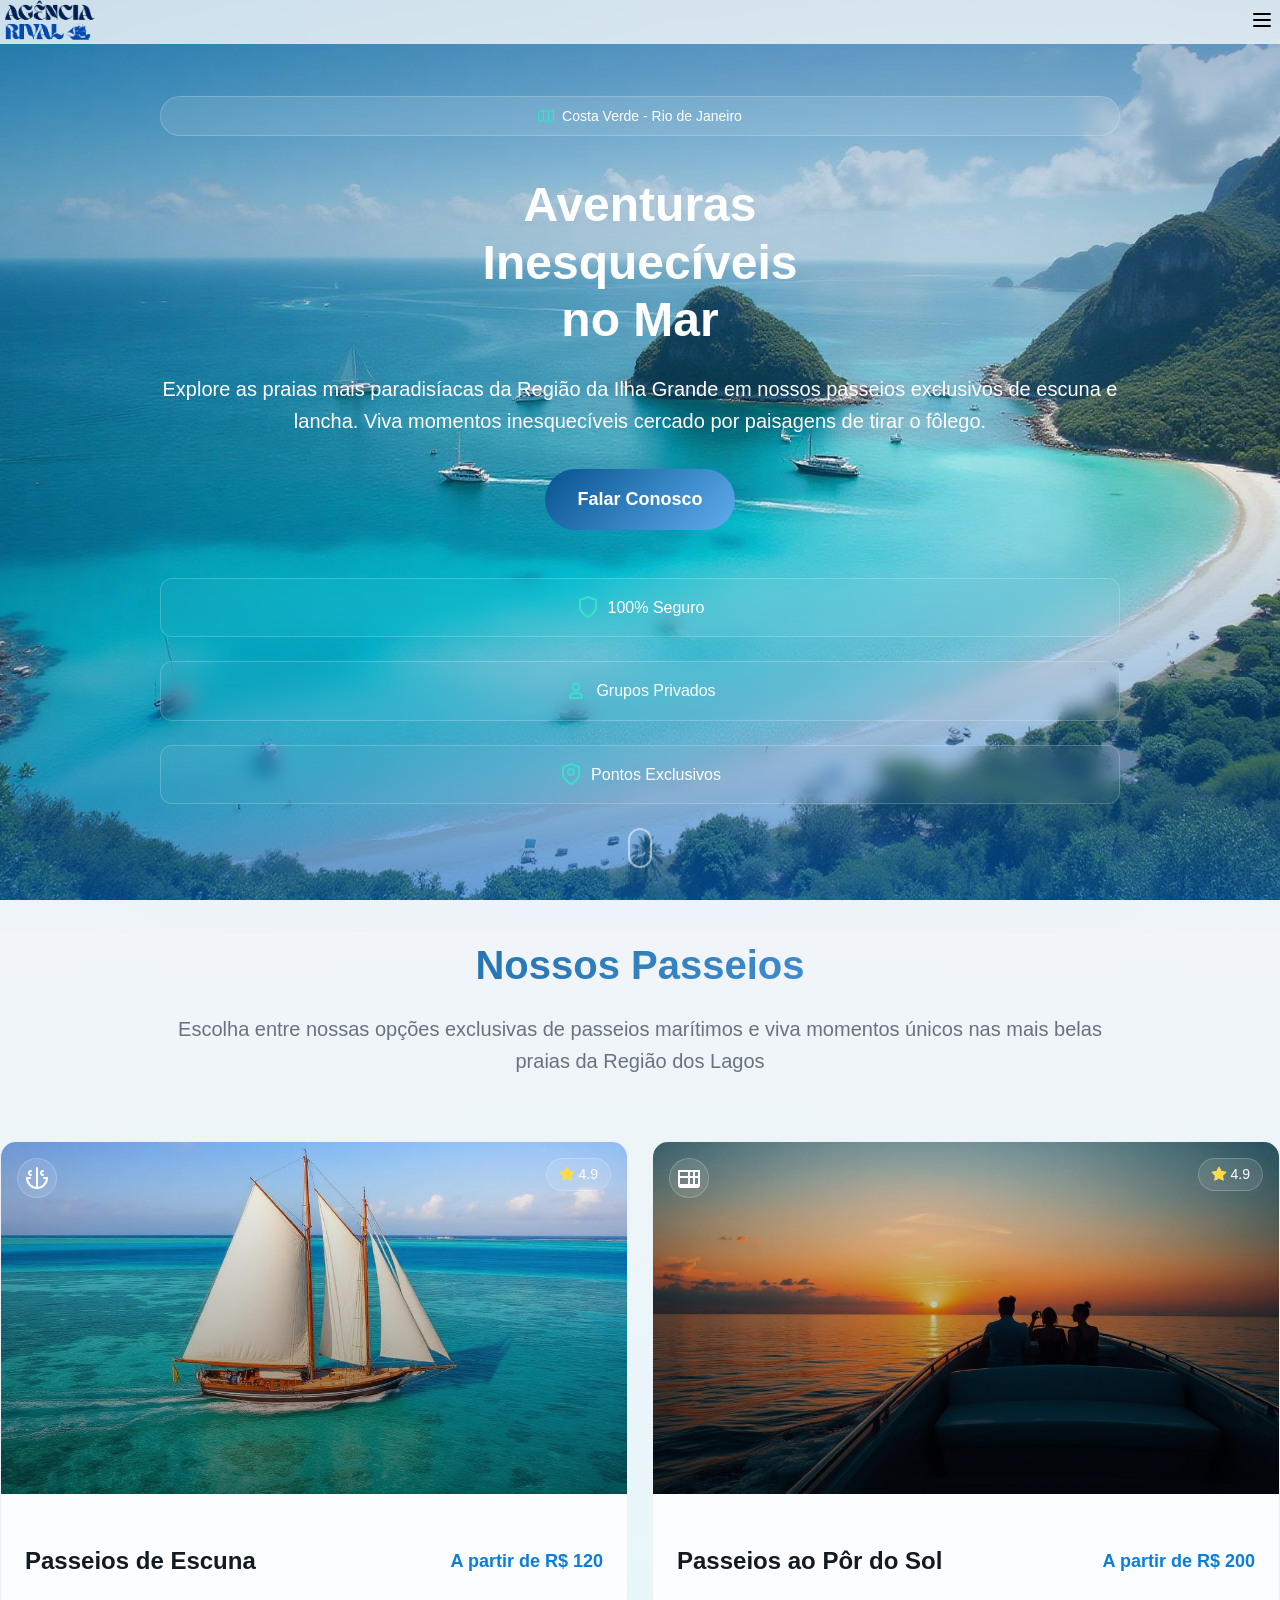
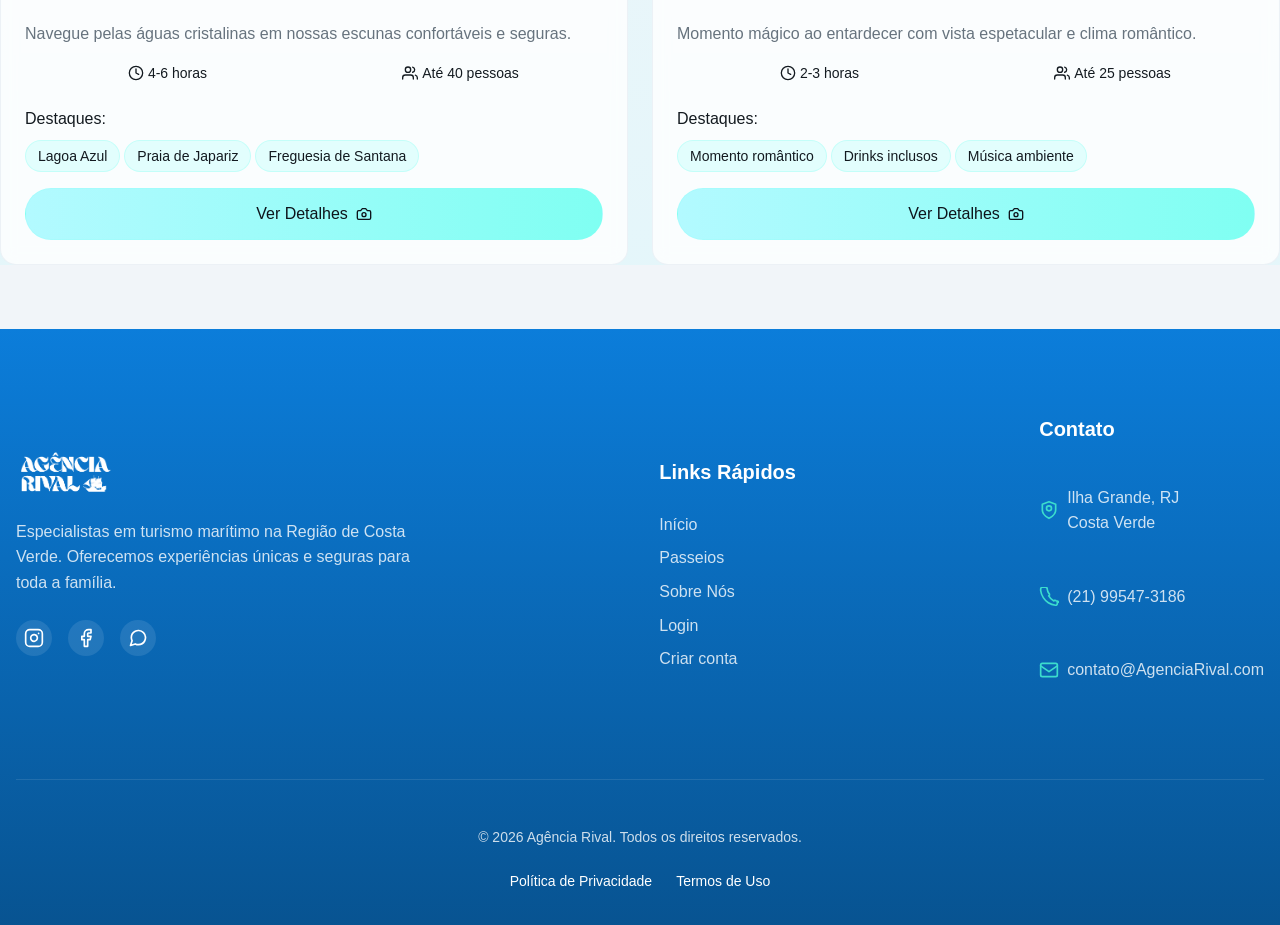
<file: index.html>
<!DOCTYPE html>

<html lang="pt-BR">

    <head> 
        <meta charset="UTF-8">
        <meta name="viewport" content="width=device-width, initial-scale=1.0">
        <title>Agência Rival - Passeios de Escuna e Lancha na Região da Ilha Grande</title>

        <!-- Content Security Policy (CSP) para segurança -->
        <meta http-equiv="Content-Security-Policy"
        content="
        default-src 'self';
        script-src 'self';
        style-src 'self' 'unsafe-hashes' 'sha256-xD7Q+F1r8e5j8E8nWkP7R0zJ7lY7qY1YxZq8xkZ9kKs=';
        img-src 'self' data: https://wa.me;
        font-src 'self';
        frame-ancestors 'none';"
        >



        <meta name="description" content="Descubra as praias mais paradisíacas na Região da Ilha Grande com nossos passeios exclusivos de escuna e lancha. Aventuras inesquecíveis no mar para toda a família." />
        <meta name="keywords" content="passeios de escuna, passeios de lancha, Ilha Grande, Praia da Baleia, Praia de Japariz, Lagoa Azul, Freguesia de Santana, turismo marítimo, passeios de barco" />
        <meta name="author" content="Paulo Vitor Gomes De Souza,Agência Rival" />
       

        <link rel="stylesheet" type="text/css" href="./css/main.css">
  
        <!-- Favicon -->
        <link rel="icon" href="./Assets/imagens/logo-icon2.jpeg" type="image/x-icon">

    </head>

    <body>
         <header class="navbar">
  <div class="container">
    <a href="./index.html">
      <div class="container">
        <img src="./assets/imagens/logo.png" width="96" style="padding: 8px 0" alt="Logo Aventuras" />
      </div>
    </a>
    <div class="nav-links">
      <a href="./index.html" class="nav-item active">Início</a>
      <a href="./passeios.html" class="nav-item">Passeios</a>
      <a href="./hospedagem.html" class="nav-item">Hospedagem</a>
      <a href="./about.html" class="nav-item">Sobre Nós</a>
      <a href="./login.html" class="nav-item">Entrar</a><!--aq antes tinha o btn btn-outline-->
      <a href="./cadastro.html" class="nav-item">Criar conta</a><!--aq antes tinha o btn btn-primary-->
    </div>
    <button class="menu-toggle" aria-label="Abrir menu de navegação">
      <svg xmlns="http://www.w3.org/2000/svg" width="24" height="24" viewBox="0 0 24 24" fill="none" stroke="currentColor" stroke-width="2" stroke-linecap="round" stroke-linejoin="round" class="lucide lucide-menu">
        <line x1="4" x2="20" y1="12" y2="12" />
        <line x1="4" x2="20" y1="6" y2="6" />
        <line x1="4" x2="20" y1="18" y2="18" />
      </svg>
    </button>
  </div>
  <div class="mobile-menu">
    <a href="./index.html" class="mobile-nav-item active">Início</a>
    <a href="./passeios.html" class="mobile-nav-item">Passeios</a>
    <a href="./hospedagem.html" class="mobile-nav-item">Hospedagem</a>
    <a href="./about.html" class="mobile-nav-item">Sobre</a>
    <a href="./login.html" class="mobile-nav-item">Entrar</a><!--aq antes tinha o mobile-btn-outline-->
    <a href="./cadastro.html" class="mobile-nav-item">Criar conta</a><!--aq antes tinha o mobile-btn-primary-->
  </div>
</header>

    <main>
        <!--inicio section hero-->
        <section class="hero-section">

            <div class="hero-background"></div>
                <div class="hero-content">
                    <div class="hero-badge">
                        <svg xmlns="http://www.w3.org/2000/svg"
                            width="16" height="16"
                            viewBox="0 0 24 24"
                            fill="none"
                            stroke="currentColor"
                            stroke-width="2"
                            stroke-linecap="round"
                            stroke-linejoin="round"
                            class="lucide lucide-map">
                            <polygon points="1 6 8 3 16 6 23 3 23 18 16 21 8 18 1 21 1 6"/>
                            <line x1="8" y1="3" x2="8" y2="18"/>
                            <line x1="16" y1="6" x2="16" y2="21"/>
                        </svg>

                        <span>Costa Verde - Rio de Janeiro</span>
                    </div>
                    <h1 class="hero-heading">
                        Aventuras
                        <span class="gradient-text">Inesquecíveis</span>
                        no Mar
                    </h1>
                    <p class="hero-subtitle">
                        Explore as praias mais paradisíacas da Região da Ilha Grande em nossos passeios exclusivos de escuna e lancha. Viva momentos inesquecíveis cercado por paisagens de tirar o fôlego.
                    </p>
                    <div class="hero-buttons">
                        <a href="https://wa.me/5521995473186?text=Olá%20quero%20mais%20informações" class="btn-hero">Falar Conosco</a>
                    </div>
                    <div class="hero-features">
                        <div class="feature-item">
                            <svg xmlns="http://www.w3.org/2000/svg" width="24" height="24" viewBox="0 0 24 24" fill="none" stroke="currentColor" stroke-width="2" stroke-linecap="round" stroke-linejoin="round" class="lucide lucide-shield"><path d="M12 22s8-4 8-10V5l-8-3-8 3v7c0 6 8 10 8 10z"/></svg>
                            <span>100% Seguro</span>
                        </div>
                        <div class="feature-item">
                            <svg xmlns="http://www.w3.org/2000/svg" width="24" height="24" viewBox="0 0 24 24" fill="none" stroke="currentColor" stroke-width="2" stroke-linecap="round" stroke-linejoin="round" class="lucide lucide-user"><path d="M12 14c-4 0-6 2-6 4v1h12v-1c0-2-2-4-6-4z"/><circle cx="12" cy="8" r="3.5"/></svg>
                            <span>Grupos Privados</span>
                        </div>
                        <div class="feature-item">
                            <svg xmlns="http://www.w3.org/2000/svg" width="24" height="24" viewBox="0 0 24 24" fill="none" stroke="currentColor" stroke-width="2" stroke-linecap="round" stroke-linejoin="round" class="lucide lucide-map-pin"><path d="M12 22s8-4 8-10V5l-8-3-8 3v7c0 6 8 10 8 10z"/><circle cx="12" cy="10" r="3"/></svg>
                            <span>Pontos Exclusivos</span>
                        </div>
                    </div>
                </div>

                <div class="scroll-indicator">
                    <div class="scroll-box">
                        <div class="scroll-line"></div>
                    </div>
                </div>

        </section>
      <!--fim section hero-->

      <!--inicio services section-->

      <section class="services-section">
            <div class="container">
                <div class="services-header">
                    <h2 class="services-title">Nossos Passeios</h2>
                    <p class="services-subtitle">
                        Escolha entre nossas opções exclusivas de passeios marítimos e viva momentos únicos 
                        nas mais belas praias da Região dos Lagos
                    </p>
                </div>

                <!-- 1nd card -->

                <div class="services-grid">
                    <div class="service-card">
                        <div class="service-image-container">
                            <img src="./assets/imagens/service/escuna-boat.jpg" alt="Passeios de Escuna" class="service-image">
                            <div class="service-icon-overlay">
                                <svg xmlns="http://www.w3.org/2000/svg" width="24" height="24" viewBox="0 0 24 24" fill="none" stroke="currentColor" stroke-width="2" stroke-linecap="round" stroke-linejoin="round" class="lucide lucide-anchor"><line x1="12" x2="12" y1="2" y2="22"/><path d="M5 12H2a10 10 0 0 0 20 0h-3"/><path d="M18 5a2 2 0 1 0 0 4"/><path d="M6 5a2 2 0 1 0 0 4"/></svg>
                            </div>
                            <div class="service-rating-overlay">
                                <svg xmlns="http://www.w3.org/2000/svg" width="16" height="16" viewBox="0 0 24 24" fill="currentColor" stroke="currentColor" stroke-width="2" stroke-linecap="round" stroke-linejoin="round" class="lucide lucide-star"><polygon points="12 2 15.09 8.26 22 9.27 17 14.14 18.18 21.02 12 17.77 5.82 21.02 7 14.14 2 9.27 8.91 8.26 12 2"/></svg>
                                <span>4.9</span>
                            </div>
                        </div>
                        <div class="service-content">
                            <div class="service-title-container">
                                <h3 class="service-title">Passeios de Escuna</h3>
                                <span class="service-price">A partir de R$ 120</span>
                            </div>
                            <p class="service-description">Navegue pelas águas cristalinas em nossas escunas confortáveis e seguras.</p>
                            <div class="service-info-grid">
                                <div class="info-item">
                                    <!-- svg clock -->
                                    <svg xmlns="http://www.w3.org/2000/svg" width="16" height="16" viewBox="0 0 24 24" fill="none" stroke="currentColor" stroke-width="2" stroke-linecap="round" stroke-linejoin="round" class="lucide lucide-clock"><circle cx="12" cy="12" r="10"/><polyline points="12 6 12 12 16 14"/></svg>
                                    <!-- fim svg clock -->
                                    <span>4-6 horas</span>
                                </div>
                                <div class="info-item">
                                    <!-- svg user -->
                                    <svg xmlns="http://www.w3.org/2000/svg" width="16" height="16" viewBox="0 0 24 24"
                                    fill="none" stroke="currentColor" stroke-width="2" stroke-linecap="round" stroke-linejoin="round"
                                    class="lucide lucide-users">
                                    <path d="M17 21v-2a4 4 0 0 0-4-4H5a4 4 0 0 0-4 4v2"/>
                                    <circle cx="9" cy="7" r="4"/>
                                    <path d="M23 21v-2a4 4 0 0 0-3-3.87"/>
                                    <path d="M16 3.13a4 4 0 0 1 0 7.75"/>
                                    </svg>
                                    <!--fim svg user -->
                                    <span>Até 40 pessoas</span>
                                </div>
                            </div>
                            <div class="service-highlights">
                                <h4>Destaques:</h4>
                                <div class="highlight-badges">
                                    <span> Lagoa Azul</span>
                                    <span>Praia de Japariz</span>
                                    <span>Freguesia de Santana</span>
                                </div>
                            </div>
                            <a href="#" class="btn btn-secondary"><!--aq tinha o tourpasseis, caso eu queirar evoluir o site colocar outras paginas aq-->
                                Ver Detalhes
                                <!-- svg camera -->
                                <svg xmlns="http://www.w3.org/2000/svg" width="16" height="16" viewBox="0 0 24 24" fill="none" stroke="currentColor" stroke-width="2" stroke-linecap="round" stroke-linejoin="round" class="lucide lucide-camera"><path d="M14.5 4h-5L7 7H4a2 2 0 0 0-2 2v9a2 2 0 0 0 2 2h16a2 2 0 0 0 2-2V9a2 2 0 0 0-2-2h-3z"/><circle cx="12" cy="13" r="3"/></svg>
                                <!-- fim svg camera -->
                            </a>
                        </div>
                    </div>

                <!--fim 1nd card--> 

                <!-- 2nd card -->

                    <div class="service-card">
                        <div class="service-image-container">
                            <img src="./assets/imagens/service/sunset-tour.jpg" alt="Passeios ao Pôr do Sol" class="service-image">
                            <div class="service-icon-overlay">
                                <svg xmlns="http://www.w3.org/2000/svg" width="24" height="24" viewBox="0 0 24 24" fill="none" stroke="currentColor" stroke-width="2" stroke-linecap="round" stroke-linejoin="round" class="lucide lucide-waves"><path d="M2 5v14a2 2 0 0 0 2 2h16a2 2 0 0 0 2-2V5M10 20h4M12 20V5M17 5v14a2 2 0 0 0 2 2h1a2 2 0 0 0 2-2V5"/><path d="M2 19h20M2 5h20M2 11h20"/></svg>
                            </div>
                            <div class="service-rating-overlay">
                                <svg xmlns="http://www.w3.org/2000/svg" width="16" height="16" viewBox="0 0 24 24" fill="currentColor" stroke="currentColor" stroke-width="2" stroke-linecap="round" stroke-linejoin="round" class="lucide lucide-star"><polygon points="12 2 15.09 8.26 22 9.27 17 14.14 18.18 21.02 12 17.77 5.82 21.02 7 14.14 2 9.27 8.91 8.26 12 2"/></svg>
                                <span>4.9</span>
                            </div>
                        </div>
                        <div class="service-content">
                            <div class="service-title-container">
                                <h3 class="service-title">Passeios ao Pôr do Sol</h3>
                                <span class="service-price">A partir de R$ 200</span>
                            </div>
                            <p class="service-description">Momento mágico ao entardecer com vista espetacular e clima romântico.</p>
                            <div class="service-info-grid">
                                <div class="info-item">
                                    <!-- svg clock -->
                                    <svg xmlns="http://www.w3.org/2000/svg" width="16" height="16" viewBox="0 0 24 24" fill="none" stroke="currentColor" stroke-width="2" stroke-linecap="round" stroke-linejoin="round" class="lucide lucide-clock"><circle cx="12" cy="12" r="10"/><polyline points="12 6 12 12 16 14"/></svg>
                                    <!-- fim svg clock -->
                                    <span>2-3 horas</span>
                                </div>
                                <div class="info-item">
                                    <!-- svg user -->
                                    <svg xmlns="http://www.w3.org/2000/svg" width="16" height="16" viewBox="0 0 24 24"
                                    fill="none" stroke="currentColor" stroke-width="2" stroke-linecap="round" stroke-linejoin="round"
                                    class="lucide lucide-users">
                                    <path d="M17 21v-2a4 4 0 0 0-4-4H5a4 4 0 0 0-4 4v2"/>
                                    <circle cx="9" cy="7" r="4"/>
                                    <path d="M23 21v-2a4 4 0 0 0-3-3.87"/>
                                    <path d="M16 3.13a4 4 0 0 1 0 7.75"/>
                                    </svg>
                                    <!--fim svg user -->
                                    <span>Até 25 pessoas</span>
                                </div>
                            </div>
                            <div class="service-highlights">
                                <h4>Destaques:</h4>
                                <div class="highlight-badges">
                                    <span>Momento romântico</span>
                                    <span>Drinks inclusos</span>
                                    <span>Música ambiente</span>
                                </div>
                            </div>
                            <a href="#" class="btn btn-secondary">
                                Ver Detalhes
                                <!-- svg camera -->
                                <svg xmlns="http://www.w3.org/2000/svg" width="16" height="16" viewBox="0 0 24 24" fill="none" stroke="currentColor" stroke-width="2" stroke-linecap="round" stroke-linejoin="round" class="lucide lucide-camera"><path d="M14.5 4h-5L7 7H4a2 2 0 0 0-2 2v9a2 2 0 0 0 2 2h16a2 2 0 0 0 2-2V9a2 2 0 0 0-2-2h-3z"/><circle cx="12" cy="13" r="3"/></svg>
                                <!-- fim svg camera -->
                            </a>
                        </div>
                    </div>

                    <!-- fim 2nd card -->

                </div>
            
            </div>
        </section>

      <!--fim services section-->

    </main>

    <!--fim main-->



    <!--inicio footer-->

 <footer class="footer">
        <div class="container">
            <div class="footer-box">
                <div class="footer-brand">
                    <div class="logo">
                         <a href="./index.html">
                <img src="./assets/imagens/logo-white.png" width="96" />
              </a>
                    </div>
                    <p class="p-footer">
                        Especialistas em turismo marítimo na Região de Costa Verde.
                        Oferecemos experiências únicas e seguras para toda a família.
                    </p>
                    <div class="social-links">
    <a href="https://www.instagram.com/" 
        aria-label="Siga-nos no Instagram" 
        target="_blank" 
        rel="noopener noreferrer">
        <svg xmlns="http://www.w3.org/2000/svg" width="24" height="24" viewBox="0 0 24 24" fill="none" stroke="currentColor" stroke-width="2" stroke-linecap="round" stroke-linejoin="round" class="lucide lucide-instagram">
            <rect width="20" height="20" x="2" y="2" rx="5" ry="5"/>
            <path d="M16 11.37A4 4 0 1 1 12.63 8 4 4 0 0 1 16 11.37z"/>
            <line x1="17.5" x2="17.51" y1="6.5" y2="6.5"/>
        </svg>
    </a>
    <a  href="https://www.facebook.com/" 
        aria-label="Curta nossa página no Facebook" 
        target="_blank" 
        rel="noopener noreferrer">
        <svg xmlns="http://www.w3.org/2000/svg" width="24" height="24" viewBox="0 0 24 24" fill="none" stroke="currentColor" stroke-width="2" stroke-linecap="round" stroke-linejoin="round" class="lucide lucide-facebook">
            <path d="M18 2h-3a5 5 0 0 0-5 5v3H7v4h3v8h4v-8h3l1-4h-4V7a1 1 0 0 1 1-1h3z"/>
        </svg>
    </a>
    <a href="https://wa.me/5521995473186?text=Olá%20quero%20mais%20informações" 
        aria-label="Fale conosco no WhatsApp" 
        target="_blank" 
        rel="noopener noreferrer">
        <svg xmlns="http://www.w3.org/2000/svg" width="24" height="24" viewBox="0 0 24 24" fill="none" stroke="currentColor" stroke-width="2" stroke-linecap="round" stroke-linejoin="round" class="lucide lucide-message-circle">
            <path d="M21 11.5a8.38 8.38 0 0 1-.9 3.8 8.5 8.5 0 0 1-7.6 4.7 8.38 8.38 0 0 1-3.8-.9L3 21l1.9-5.7a8.38 8.38 0 0 1-.9-3.8 8.5 8.5 0 0 1 4.7-7.6 8.38 8.38 0 0 1 3.8-.9h.5a8.48 8.48 0 0 1 8 8v.5z"/>
        </svg>
    </a>
</div>
                </div>
                <div class="footer-links">
                    <h3>Links Rápidos</h3>
                    <nav>
                        <a href="./index.html">Início</a>
                        <a href="./passeios.html">Passeios</a>
                        <a href="./sobre.html">Sobre Nós</a>
                        <a href="./login.html">Login</a>
                        <a href="./cadastro.html">Criar conta</a>
                    </nav>
                </div>
                <div class="footer-contact">
                    <h3>Contato</h3>
                    <div>
                        <svg xmlns="http://www.w3.org/2000/svg" width="24" height="24" viewBox="0 0 24 24" fill="none" stroke="currentColor" stroke-width="2" stroke-linecap="round" stroke-linejoin="round" class="lucide lucide-map-pin"><path d="M12 22s8-4 8-10V5l-8-3-8 3v7c0 6 8 10 8 10z"/><circle cx="12" cy="10" r="3"/></svg>
                        <p>Ilha Grande, RJ<br />Costa Verde</p>
                    </div>
                    <div>
                        <svg xmlns="http://www.w3.org/2000/svg" width="24" height="24" viewBox="0 0 24 24" fill="none" stroke="currentColor" stroke-width="2" stroke-linecap="round" stroke-linejoin="round" class="lucide lucide-phone"><path d="M22 16.92v3a2 2 0 0 1-2.18 2 19.79 19.79 0 0 1-8.63-3.07 19.5 19.5 0 0 1-6.04-6.04A19.79 19.79 0 0 1 2 4.18V2.32a2 2 0 0 1 2-2h3.9a2 2 0 0 1 2 2.36 10.64 10.64 0 0 0 2 5.09a2 2 0 0 1 .59 2.11l-.81.81a15.8 15.8 0 0 0 6.13 6.13l.81-.81a2 2 0 0 1 2.11.59 10.64 10.64 0 0 0 5.09 2z"/></svg>
                        <p>(21) 99547-3186</p>
                    </div>
                    <div>
                        <svg xmlns="http://www.w3.org/2000/svg" width="24" height="24" viewBox="0 0 24 24" fill="none" stroke="currentColor" stroke-width="2" stroke-linecap="round" stroke-linejoin="round" class="lucide lucide-mail"><rect width="20" height="16" x="2" y="4" rx="2"/><path d="m22 7-10 7L2 7"/></svg>
                        <p>contato@AgenciaRival.com</p>
                    </div>
                </div>
            </div>
            <div class="footer-bottom">
                <p>
                    © <span id="year"></span> Agência Rival.
                    Todos os direitos reservados.
                </p>
                <div class="footer-legal-links">
                    <a href="politica de privacidade.html">Política de Privacidade</a>
                    <a href="termos de uso.html">Termos de Uso</a>
                </div>
            </div>
        </div>
    </footer>
    
   
     <script type="module" src="./js/main.js" defer></script>

    <!--fim footer-->


    </body>

</html>
</file>
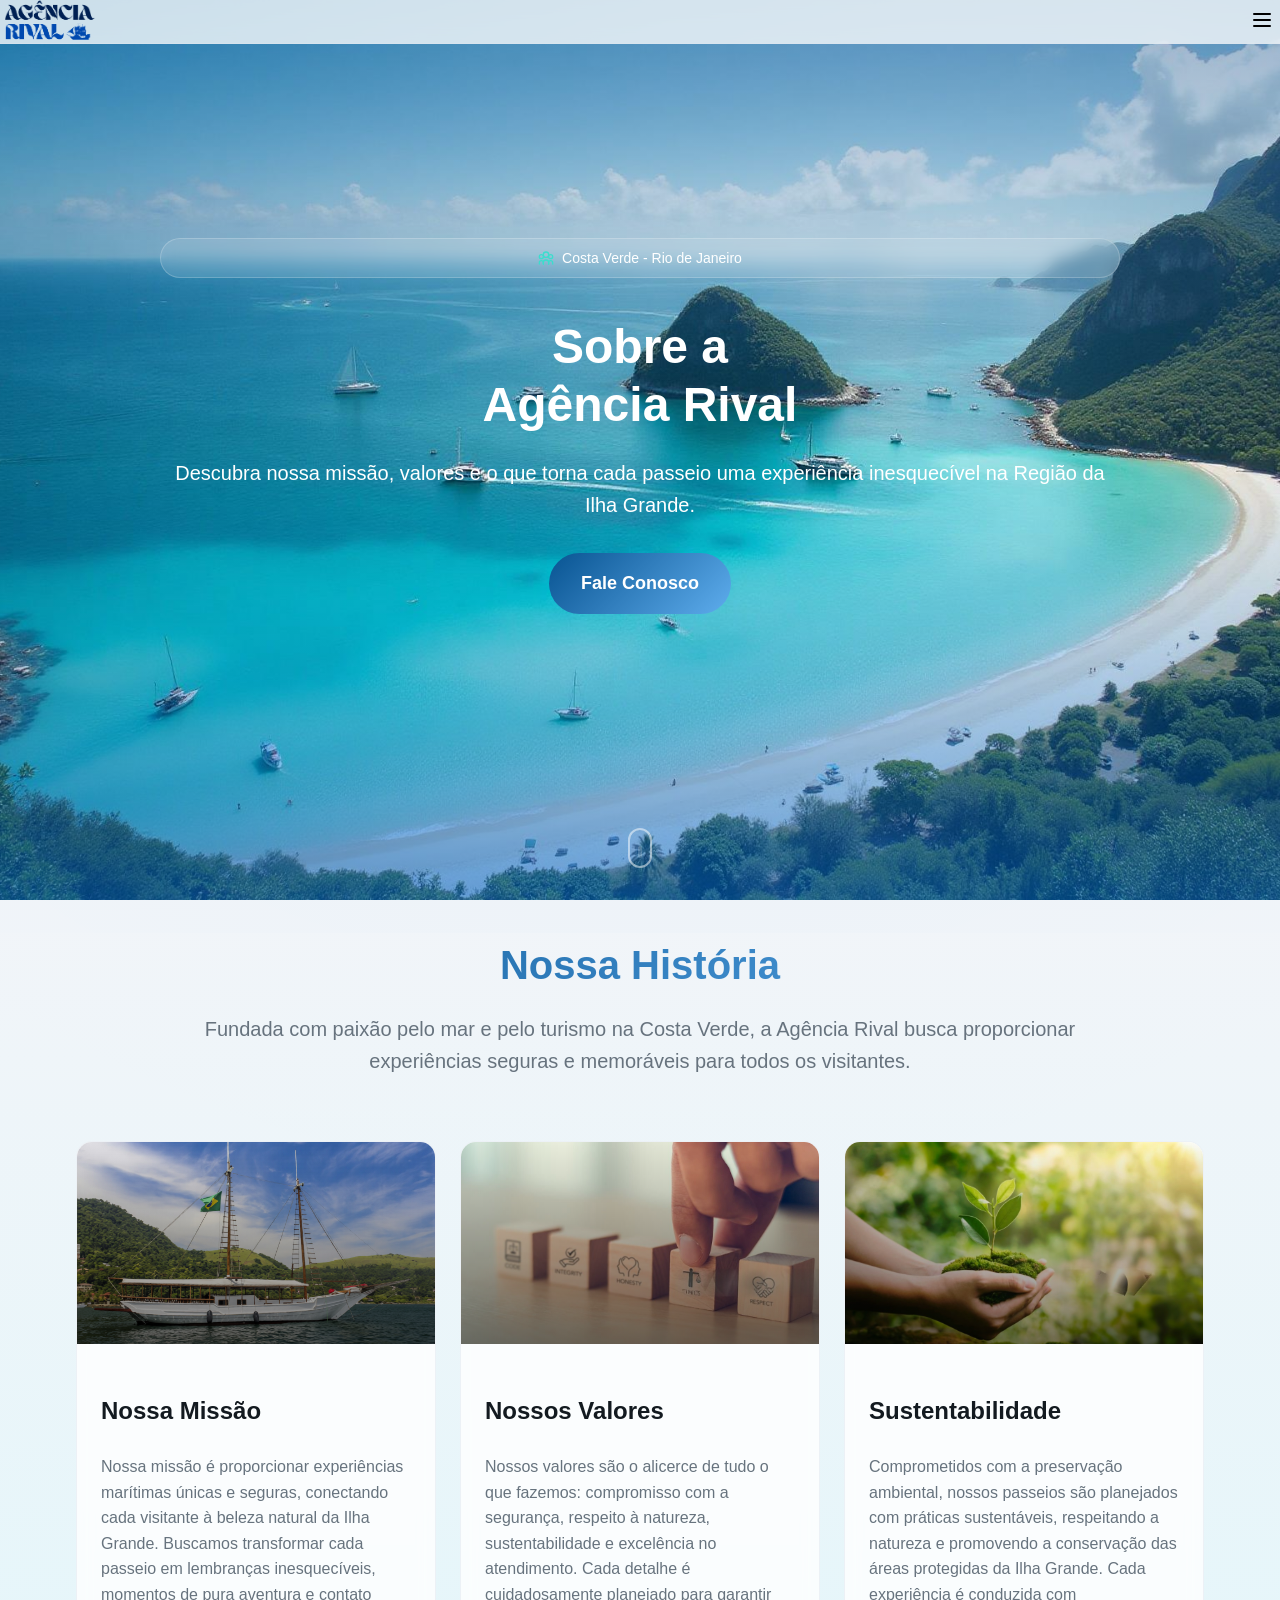
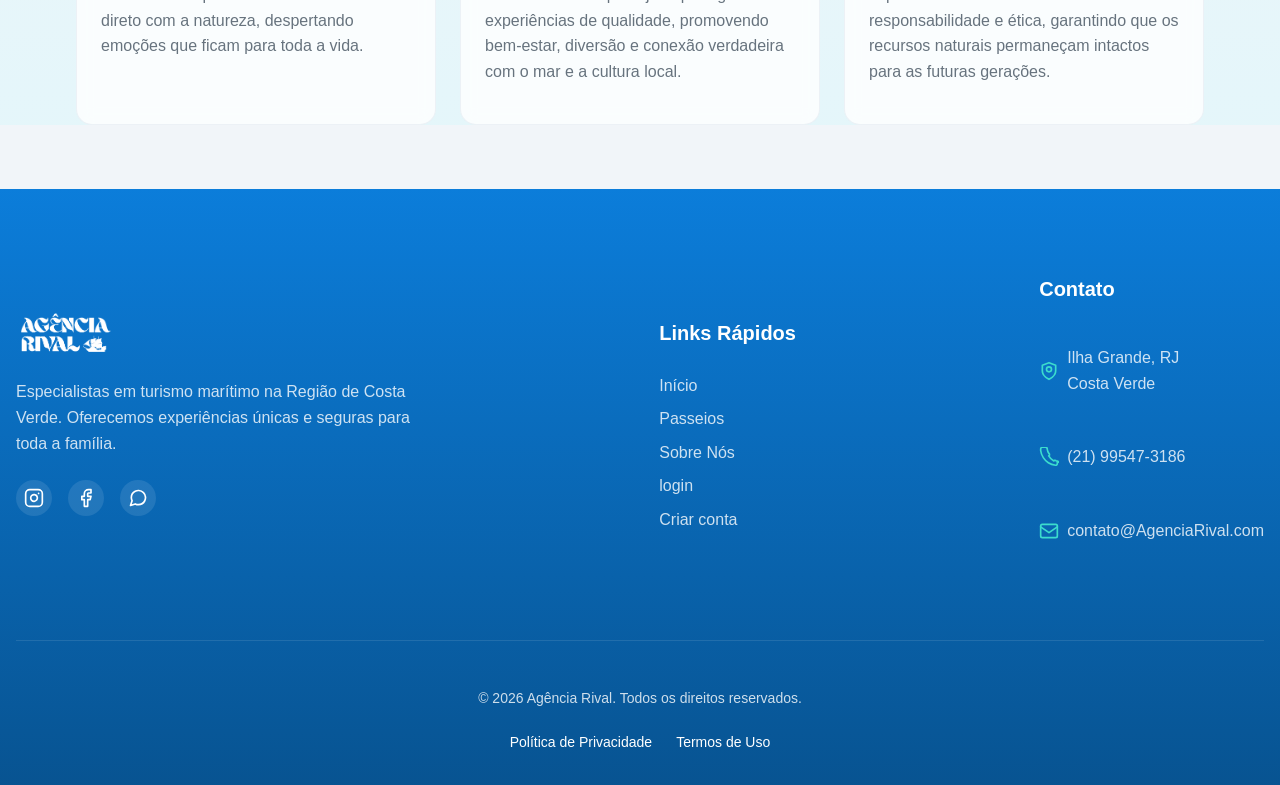
<file: about.html>
<!DOCTYPE html>

<html lang="pt-BR">

<head> 
    <meta charset="UTF-8">
    <meta name="viewport" content="width=device-width, initial-scale=1.0">
    <title>Sobre Nós - Agência Rival</title>
    <!-- Content Security Policy (CSP) para segurança -->
    <meta http-equiv="Content-Security-Policy"
    content="
    default-src 'self';
    script-src 'self';
    style-src 'self' 'unsafe-hashes' 'sha256-xD7Q+F1r8e5j8E8nWkP7R0zJ7lY7qY1YxZq8xkZ9kKs=';
    img-src 'self' data: https://wa.me;
    font-src 'self';
    frame-ancestors 'none';"
    >



    <meta name="description" content="Conheça a equipe e a missão da Agência Rival, especializada em passeios de escuna e lancha na Região da Ilha Grande. Experiências inesquecíveis no mar." />
    <meta name="keywords" content="sobre nós, Agência Rival, equipe, missão, turismo marítimo, Ilha Grande, passeios de escuna, passeios de lancha" />
    <meta name="author" content="Paulo Vitor Gomes De Souza,Agência Rival" />
    

    <link rel="stylesheet" type="text/css" href="./css/main.css">
    
    <!-- Favicon -->
    <link rel="icon" href="./Assets/imagens/logo-icon2.jpeg" type="image/x-icon">
</head>

<body class="about-page">
    <header class="navbar">
        <div class="container">
            <a href="./index.html">
                <div class="container">
                    <img src="./assets/imagens/logo.png" width="96" style="padding: 8px 0" alt="Logo Aventuras" />
                </div>
            </a>
            <div class="nav-links">
                <a href="./index.html" class="nav-item">Início</a>
                <a href="./passeios.html" class="nav-item">Passeios</a>
                <a href="./hospedagem.html" class="nav-item">Hospedagem</a>
                <a href="./about.html" class="nav-item active">Sobre Nós</a>
                <a href="./login.html" class="nav-item">Entrar</a>
                <a href="./cadastro.html" class="nav-item">Criar conta</a>
            </div>
            <button class="menu-toggle" aria-label="Abrir menu de navegação">
                <svg xmlns="http://www.w3.org/2000/svg" width="24" height="24" viewBox="0 0 24 24" fill="none" stroke="currentColor" stroke-width="2" stroke-linecap="round" stroke-linejoin="round" class="lucide lucide-menu">
                    <line x1="4" x2="20" y1="12" y2="12" />
                    <line x1="4" x2="20" y1="6" y2="6" />
                    <line x1="4" x2="20" y1="18" y2="18" />
                </svg>
            </button>
        </div>
        <div class="mobile-menu">
            <a href="./index.html" class="mobile-nav-item">Início</a>
            <a href="./passeios.html" class="mobile-nav-item">Passeios</a>
            <a href="./hospedagem.html" class="mobile-nav-item">Hospedagem</a>
            <a href="./about.html" class="mobile-nav-item active">Sobre Nós</a>
            <a href="./login.html" class="mobile-nav-item">Entrar</a>
            <a href="./cadastro.html" class="mobile-nav-item">Criar conta</a>
        </div>
    </header>

    <main>
        <!--inicio section hero-->
        <section class="hero-section">
            <div class="hero-background"></div>
            <div class="hero-content">
                <div class="hero-badge">
                    <svg xmlns="http://www.w3.org/2000/svg" width="24" height="24" viewBox="0 0 24 24" fill="none" stroke="currentColor" stroke-width="2" stroke-linecap="round" stroke-linejoin="round">
                    <!-- Usuário central -->
                    <circle cx="12" cy="7" r="4"></circle>
                    <path d="M8 21v-2a4 4 0 0 1 8 0v2"></path>

                    <!-- Usuário esquerdo -->
                    <circle cx="5" cy="10" r="3"></circle>
                    <path d="M2 21v-2a3 3 0 0 1 6 0v2"></path>

                    <!-- Usuário direito -->
                    <circle cx="19" cy="10" r="3"></circle>
                    <path d="M16 21v-2a3 3 0 0 1 6 0v2"></path>
                    </svg>

                    <span>Costa Verde - Rio de Janeiro</span>
                </div>
                <h1 class="hero-heading">
                    Sobre a
                    <span class="gradient-text">Agência Rival</span>
                </h1>
                <p class="hero-subtitle">
                    Descubra nossa missão, valores e o que torna cada passeio uma experiência inesquecível na Região da Ilha Grande.
                </p>
                <div class="hero-buttons">
                    <a href="./contato.html" class="btn-hero">Fale Conosco</a>
                </div>
            </div>

            <div class="scroll-indicator">
                <div class="scroll-box">
                    <div class="scroll-line"></div>
                </div>
            </div>
        </section>
        <!--fim section hero-->

        <!--inicio about section-->
        <section class="services-section">
            <div class="container">
                <div class="services-header">
                    <h2 class="services-title">Nossa História</h2>
                    <p class="services-subtitle">
                        Fundada com paixão pelo mar e pelo turismo na Costa Verde, a Agência Rival busca proporcionar experiências seguras e memoráveis para todos os visitantes.
                    </p>
                </div>

                <div class="services-grid">
                    <!-- Card 1 - Missão -->
                    <div class="service-card">
                        <div class="service-image-container">
                            <img src="./assets/imagens/service/mission.png" alt="Missão" class="service-image"><!--trocar por uma sem marca d agua ou remover a marca-->
                        </div>
                        <div class="service-content">
                            <h3 class="service-title">Nossa Missão</h3>
                            <p class="service-description">
                                Nossa missão é proporcionar experiências marítimas únicas e seguras, conectando cada visitante à beleza natural da Ilha Grande. Buscamos transformar cada passeio em lembranças inesquecíveis, momentos de pura aventura e contato direto com a natureza, despertando emoções que ficam para toda a vida.
                            </p>
                        </div>
                    </div>

                    <!-- Card 2 - Valores -->
                    <div class="service-card">
                        <div class="service-image-container">
                            <img src="./assets/imagens/service/values.jpg" alt="Valores" class="service-image">
                        </div>
                        <div class="service-content">
                            <h3 class="service-title">Nossos Valores</h3>
                            <p class="service-description">
                                Nossos valores são o alicerce de tudo o que fazemos: compromisso com a segurança, respeito à natureza, sustentabilidade e excelência no atendimento. Cada detalhe é cuidadosamente planejado para garantir experiências de qualidade, promovendo bem-estar, diversão e conexão verdadeira com o mar e a cultura local.
                            </p>
                        </div>
                    </div>


                    <!-- Card 3 - Sustentabilidade -->
                    <div class="service-card">
                        <div class="service-image-container">
                            <img src="./assets/imagens/service/sustentabilidade.jpeg" alt="Sustentabilidade" class="service-image">
                        </div>
                        <div class="service-content">
                            <h3 class="service-title">Sustentabilidade</h3>
                            <p class="service-description">
                               Comprometidos com a preservação ambiental, nossos passeios são planejados com práticas sustentáveis, respeitando a natureza e promovendo a conservação das áreas protegidas da Ilha Grande. Cada experiência é conduzida com responsabilidade e ética, garantindo que os recursos naturais permaneçam intactos para as futuras gerações. 
                            </p>
                        </div>
                    </div>
                </div><!--fim services-grid-->
            </div>
        </section>
        <!--fim about section-->
    </main>

    <!--footer permanece igual-->
    <footer class="footer">
        <!-- conteúdo do footer que você já possui -->
        <!-- mantenha exatamente igual ao código original -->
          <div class="container">
            <div class="footer-box">
                <div class="footer-brand">
                    <div class="logo">
                         <a href="./index.html">
                <img src="./assets/imagens/logo-white.png" width="96" />
              </a>
                    </div>
                    <p class="p-footer">
                        Especialistas em turismo marítimo na Região de Costa Verde.
                        Oferecemos experiências únicas e seguras para toda a família.
                    </p>
                    <div class="social-links">
                    <a href="https://www.instagram.com/" 
                        aria-label="Siga-nos no Instagram" 
                        target="_blank" 
                        rel="noopener noreferrer">
                        <svg xmlns="http://www.w3.org/2000/svg" width="24" height="24" viewBox="0 0 24 24" fill="none" stroke="currentColor" stroke-width="2" stroke-linecap="round" stroke-linejoin="round" class="lucide lucide-instagram">
                            <rect width="20" height="20" x="2" y="2" rx="5" ry="5"/>
                            <path d="M16 11.37A4 4 0 1 1 12.63 8 4 4 0 0 1 16 11.37z"/>
                            <line x1="17.5" x2="17.51" y1="6.5" y2="6.5"/>
                        </svg>
                    </a>
                    <a  href="https://www.facebook.com/" 
                        aria-label="Curta nossa página no Facebook" 
                        target="_blank" 
                        rel="noopener noreferrer">
                        <svg xmlns="http://www.w3.org/2000/svg" width="24" height="24" viewBox="0 0 24 24" fill="none" stroke="currentColor" stroke-width="2" stroke-linecap="round" stroke-linejoin="round" class="lucide lucide-facebook">
                            <path d="M18 2h-3a5 5 0 0 0-5 5v3H7v4h3v8h4v-8h3l1-4h-4V7a1 1 0 0 1 1-1h3z"/>
                        </svg>
                    </a>
                    <a href="https://wa.me/5521995473186?text=Olá%20quero%20mais%20informações" 
                        aria-label="Fale conosco no WhatsApp" 
                        target="_blank" 
                        rel="noopener noreferrer">
                        <svg xmlns="http://www.w3.org/2000/svg" width="24" height="24" viewBox="0 0 24 24" fill="none" stroke="currentColor" stroke-width="2" stroke-linecap="round" stroke-linejoin="round" class="lucide lucide-message-circle">
                            <path d="M21 11.5a8.38 8.38 0 0 1-.9 3.8 8.5 8.5 0 0 1-7.6 4.7 8.38 8.38 0 0 1-3.8-.9L3 21l1.9-5.7a8.38 8.38 0 0 1-.9-3.8 8.5 8.5 0 0 1 4.7-7.6 8.38 8.38 0 0 1 3.8-.9h.5a8.48 8.48 0 0 1 8 8v.5z"/>
                        </svg>
                    </a>
                </div>
                </div>
                <div class="footer-links">
                    <h3>Links Rápidos</h3>
                    <nav>
                        <a href="./index.html">Início</a>
                        <a href="./passeios.html">Passeios</a>
                        <a href="./about.html">Sobre Nós</a>
                        <a href="./login.html">login</a>
                        <a href="./cadastro.html">Criar conta</a>
                    </nav>
                </div>
                <div class="footer-contact">
                    <h3>Contato</h3>
                    <div>
                        <svg xmlns="http://www.w3.org/2000/svg" width="24" height="24" viewBox="0 0 24 24" fill="none" stroke="currentColor" stroke-width="2" stroke-linecap="round" stroke-linejoin="round" class="lucide lucide-map-pin"><path d="M12 22s8-4 8-10V5l-8-3-8 3v7c0 6 8 10 8 10z"/><circle cx="12" cy="10" r="3"/></svg>
                        <p>Ilha Grande, RJ<br />Costa Verde</p>
                    </div>
                    <div>
                        <svg xmlns="http://www.w3.org/2000/svg" width="24" height="24" viewBox="0 0 24 24" fill="none" stroke="currentColor" stroke-width="2" stroke-linecap="round" stroke-linejoin="round" class="lucide lucide-phone"><path d="M22 16.92v3a2 2 0 0 1-2.18 2 19.79 19.79 0 0 1-8.63-3.07 19.5 19.5 0 0 1-6.04-6.04A19.79 19.79 0 0 1 2 4.18V2.32a2 2 0 0 1 2-2h3.9a2 2 0 0 1 2 2.36 10.64 10.64 0 0 0 2 5.09a2 2 0 0 1 .59 2.11l-.81.81a15.8 15.8 0 0 0 6.13 6.13l.81-.81a2 2 0 0 1 2.11.59 10.64 10.64 0 0 0 5.09 2z"/></svg>
                        <p>(21) 99547-3186</p>
                    </div>
                    <div>
                        <svg xmlns="http://www.w3.org/2000/svg" width="24" height="24" viewBox="0 0 24 24" fill="none" stroke="currentColor" stroke-width="2" stroke-linecap="round" stroke-linejoin="round" class="lucide lucide-mail"><rect width="20" height="16" x="2" y="4" rx="2"/><path d="m22 7-10 7L2 7"/></svg>
                        <p>contato@AgenciaRival.com</p>
                    </div>
                </div>
            </div>
            <div class="footer-bottom">
                <p>
                    © <span id="year"></span> Agência Rival.
                    Todos os direitos reservados.
                </p>
                <div class="footer-legal-links">
                     <a href="politica de privacidade.html">Política de Privacidade</a>
                    <a href="termos de uso.html">Termos de Uso</a>
                </div>
            </div>
        </div>
    </footer>

    <script type="module" src="./js/main.js" defer></script>

</body>
</html>
</file>
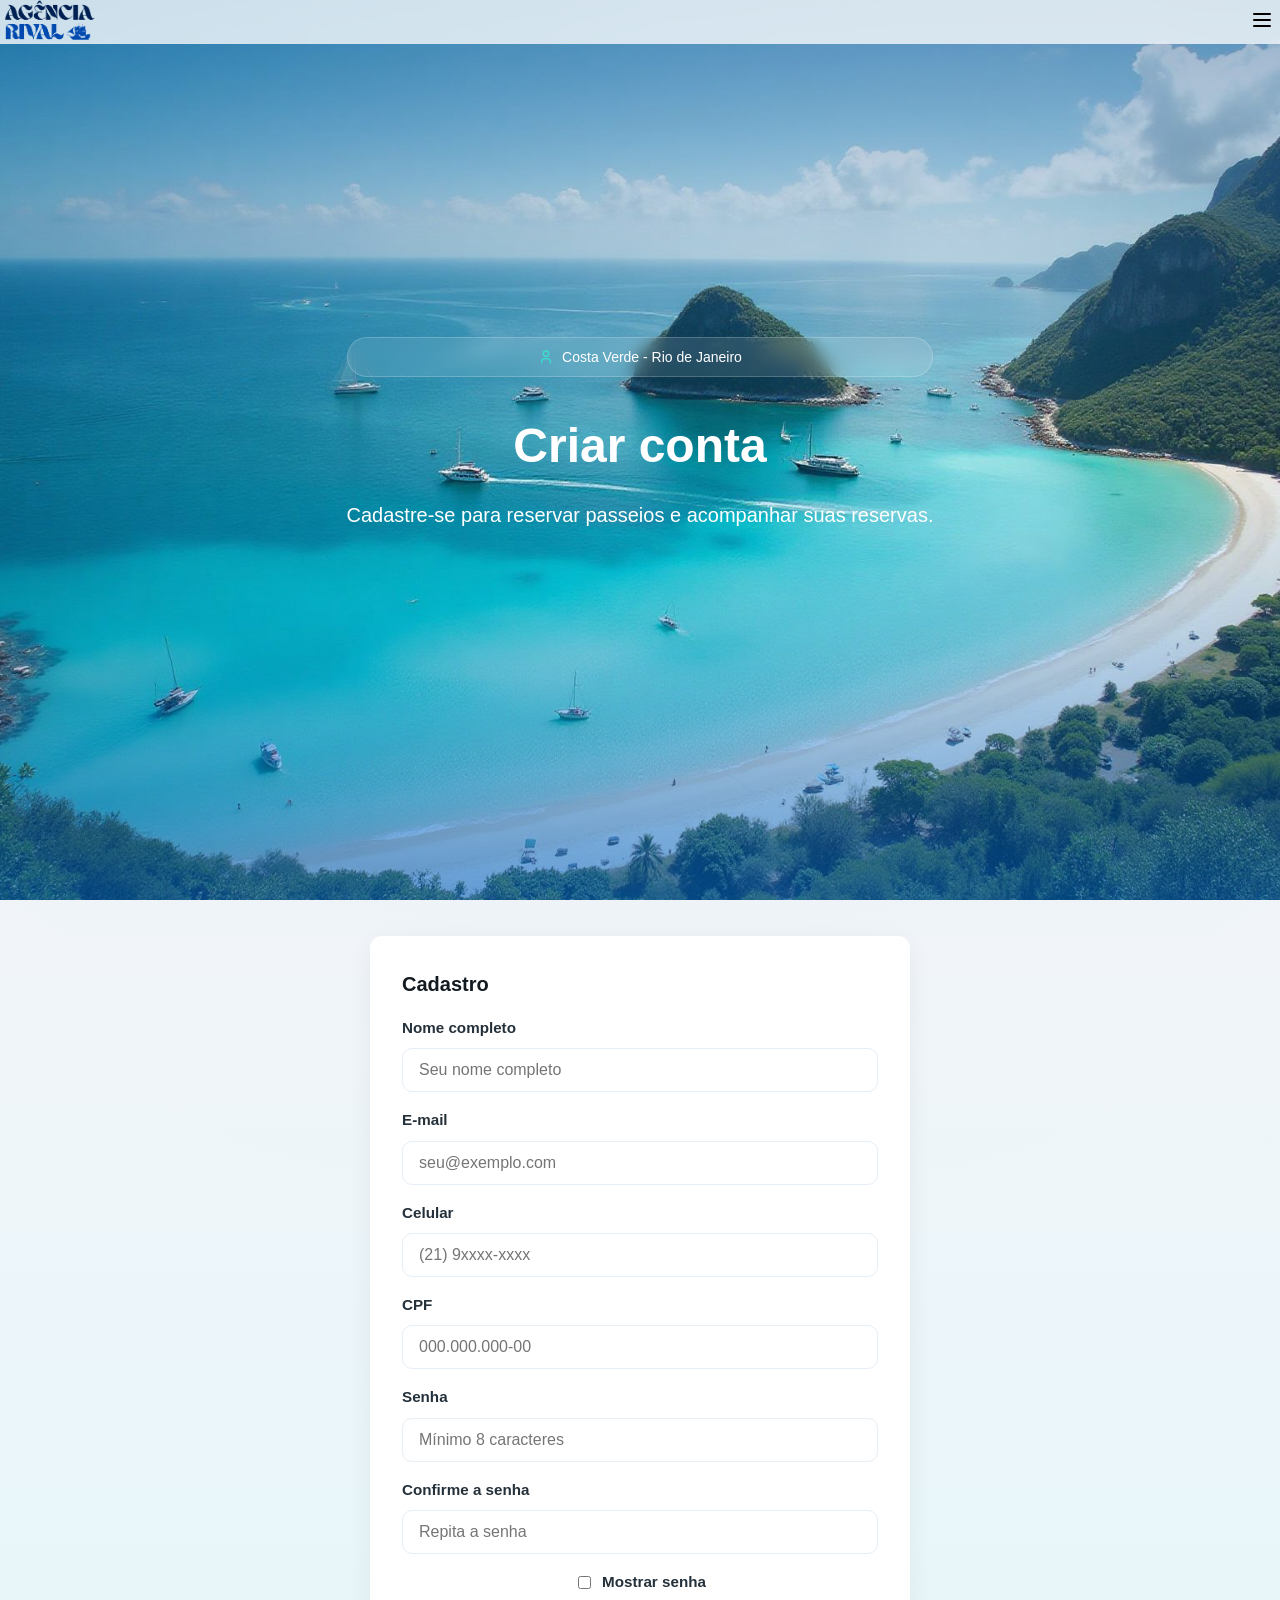
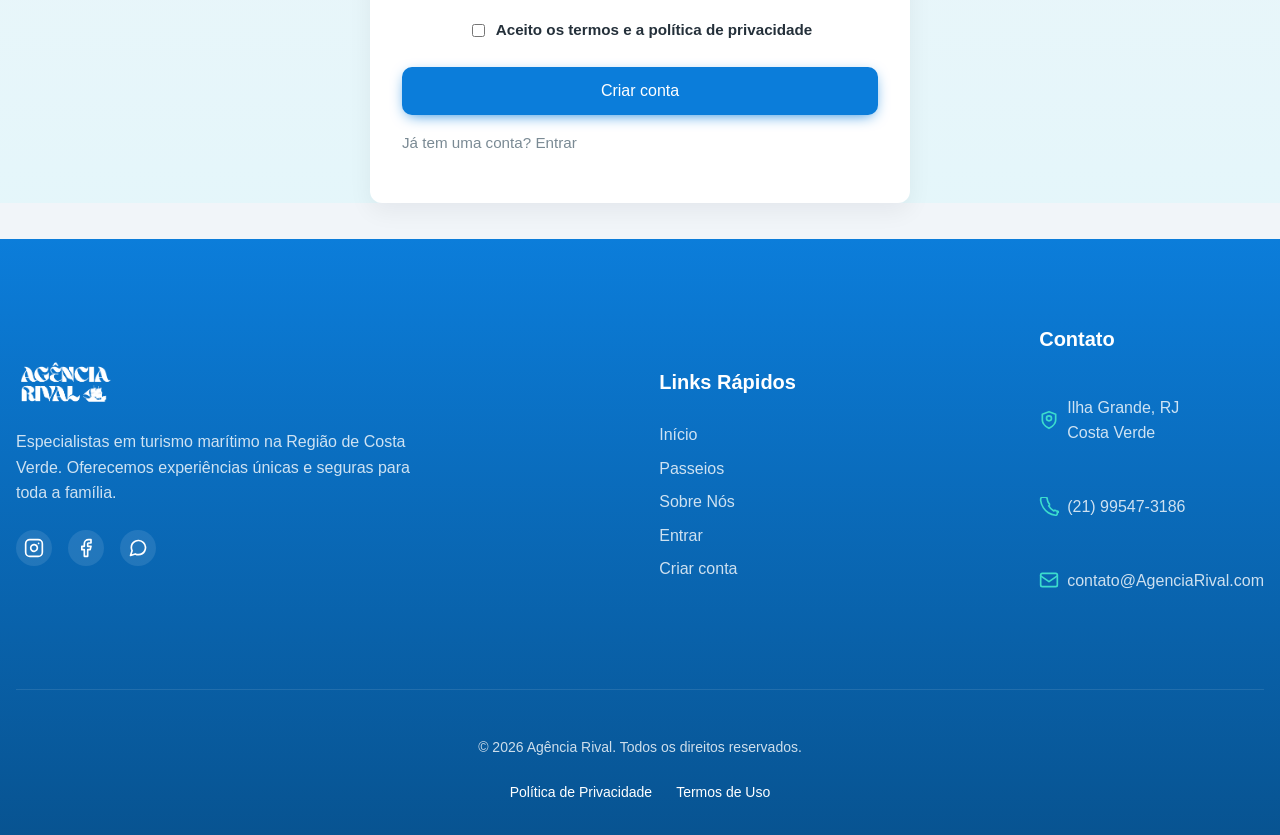
<file: cadastro.html>
<!DOCTYPE html>
<html lang="pt-BR">
<head>
    <meta charset="UTF-8">
    <meta name="viewport" content="width=device-width, initial-scale=1.0">
    <title>Criar Conta - Agência Rival</title>

    <!-- Content Security Policy (CSP) para segurança -->
    <meta http-equiv="Content-Security-Policy"
    content="
    default-src 'self';
    script-src 'self';
    style-src 'self' 'unsafe-hashes' 'sha256-xD7Q+F1r8e5j8E8nWkP7R0zJ7lY7qY1YxZq8xkZ9kKs=';
    img-src 'self' data: https://wa.me;
    font-src 'self';
    frame-ancestors 'none';"
    >



    <meta name="description" content="Crie sua conta para reservar passeios na Agência Rival." />
    <meta name="author" content="Paulo Vitor Gomes De Souza,Agência Rival" />
    <link rel="stylesheet" type="text/css" href="./css/main.css">

 

    <!-- Favicon -->
    <link rel="icon" href="./Assets/imagens/logo-icon2.jpeg" type="image/x-icon">

</head>
<body>
    <header class="navbar">
        <div class="container">
            <a href="./index.html">
                <div class="container">
                    <img src="./assets/imagens/logo.png" width="96" style="padding: 8px 0" alt="Logo Aventuras" />
                </div>
            </a>
            <div class="nav-links">
                <a href="./index.html" class="nav-item">Início</a>
                <a href="./passeios.html" class="nav-item">Passeios</a>
                <a href="./hospedagem.html" class="nav-item">Hospedagem</a>
                <a href="./about.html" class="nav-item">Sobre Nós</a>
                <a href="./login.html" class="nav-item">Entrar</a>
                <a href="./cadastro.html" class="nav-item active">Criar conta</a>
            </div>
            <button class="menu-toggle" aria-label="Abrir menu de navegação">
                <svg xmlns="http://www.w3.org/2000/svg" width="24" height="24" viewBox="0 0 24 24" fill="none" stroke="currentColor" stroke-width="2" stroke-linecap="round" stroke-linejoin="round" class="lucide lucide-menu">
                    <line x1="4" x2="20" y1="12" y2="12" />
                    <line x1="4" x2="20" y1="6" y2="6" />
                    <line x1="4" x2="20" y1="18" y2="18" />
                </svg>
            </button>
        </div>
        <div class="mobile-menu">
            <a href="./index.html" class="mobile-nav-item">Início</a>
            <a href="./passeios.html" class="mobile-nav-item">Passeios</a>
            <a href="./hospedagem.html" class="mobile-nav-item">Hospedagem</a>
            <a href="./about.html" class="mobile-nav-item">Sobre</a>
            <a href="./login.html" class="mobile-nav-item">Entrar</a>
            <a href="./cadastro.html" class="mobile-nav-item active">Criar conta</a>
        </div>
    </header>

    <main>
        <section class="hero-section">
            <div class="hero-background"></div>
            <div class="hero-content">
                <div class="hero-badge">
                    <svg
                        xmlns="http://www.w3.org/2000/svg"
                        width="24"
                        height="24"
                        viewBox="0 0 24 24"
                        fill="none"
                        stroke="currentColor"
                        stroke-width="2"
                        stroke-linecap="round"
                        stroke-linejoin="round"
                        class="icon icon-user"
                        >
                        <circle cx="12" cy="7" r="4" />
                        <path d="M5.5 21v-2a4.5 4.5 0 0 1 4.5-4.5h4a4.5 4.5 0 0 1 4.5 4.5v2" />
                    </svg>

                    <span>Costa Verde - Rio de Janeiro</span>
                </div>
                <h1 class="hero-heading">Criar conta</h1>
                <p class="hero-subtitle">Cadastre-se para reservar passeios e acompanhar suas reservas.</p>
            </div>
        </section>

        <section class="services-section">
            <div class="container">
                <div class="form-card">
                    <h2>Cadastro</h2>
                    <form action="#" method="post" class="auth-form">
                        <div class="form-row">
                            <label for="name">Nome completo</label>
                            <input id="name" name="name" type="text" placeholder="Seu nome completo">
                        </div>
                        <div class="form-row">
                            <label for="email">E-mail</label>
                            <input id="email" name="email" type="email" placeholder="seu@exemplo.com">
                        </div>
                        <div class="form-row">
                            <label for="celular">Celular</label>
                            <input id="celular" name="celular" type="tel" placeholder="(21) 9xxxx-xxxx">
                        </div>
                        <div class="form-row">
                            <label for="cpf">CPF</label>
                            <input id="cpf" name="cpf" type="text" placeholder="000.000.000-00">
                        </div>
                        <div class="form-row">
                            <label for="password">Senha</label>
                            <input id="password" name="password" type="password" placeholder="Mínimo 8 caracteres">
                        </div>
                        <div class="form-row">
                            <label for="confirm_password">Confirme a senha</label>
                            <input id="confirm_password" name="confirm_password" type="password" placeholder="Repita a senha">
                        </div>
                        <div class="form-row form-row--inline">
                            <label class="checkbox">
                                <input type="checkbox" class="toggle-password" data-target="#password,#confirm_password">
                                Mostrar senha
                            </label>
                        </div>
                        <div class="form-row form-row--inline">
                            <label class="checkbox">
                                <input type="checkbox" name="terms">
                                Aceito os termos e a política de privacidade
                            </label>
                        </div>
                        <div class="form-row">
                            <button type="submit" class="btn btn-primary">Criar conta</button>
                        </div>
                        <p class="muted">Já tem uma conta? <a href="./login.html">Entrar</a></p>
                    </form>
                </div>
            </div>
        </section>
    </main>

 <!--inicio footer-->

 <footer class="footer">
        <div class="container">
            <div class="footer-box">
                <div class="footer-brand">
                    <div class="logo">
                         <a href="./index.html">
                <img src="./assets/imagens/logo-white.png" width="96" />
              </a>
                    </div>
                    <p class="p-footer">
                        Especialistas em turismo marítimo na Região de Costa Verde.
                        Oferecemos experiências únicas e seguras para toda a família.
                    </p>
                    <div class="social-links">
    <a href="https://www.instagram.com/" 
        aria-label="Siga-nos no Instagram" 
        target="_blank" 
        rel="noopener noreferrer">
        <svg xmlns="http://www.w3.org/2000/svg" width="24" height="24" viewBox="0 0 24 24" fill="none" stroke="currentColor" stroke-width="2" stroke-linecap="round" stroke-linejoin="round" class="lucide lucide-instagram">
            <rect width="20" height="20" x="2" y="2" rx="5" ry="5"/>
            <path d="M16 11.37A4 4 0 1 1 12.63 8 4 4 0 0 1 16 11.37z"/>
            <line x1="17.5" x2="17.51" y1="6.5" y2="6.5"/>
        </svg>
    </a>
    <a  href="https://www.facebook.com/" 
        aria-label="Curta nossa página no Facebook" 
        target="_blank" 
        rel="noopener noreferrer">
        <svg xmlns="http://www.w3.org/2000/svg" width="24" height="24" viewBox="0 0 24 24" fill="none" stroke="currentColor" stroke-width="2" stroke-linecap="round" stroke-linejoin="round" class="lucide lucide-facebook">
            <path d="M18 2h-3a5 5 0 0 0-5 5v3H7v4h3v8h4v-8h3l1-4h-4V7a1 1 0 0 1 1-1h3z"/>
        </svg>
    </a>
    <a href="https://wa.me/5521995473186?text=Olá%20quero%20mais%20informações" 
        aria-label="Fale conosco no WhatsApp" 
        target="_blank" 
        rel="noopener noreferrer">
        <svg xmlns="http://www.w3.org/2000/svg" width="24" height="24" viewBox="0 0 24 24" fill="none" stroke="currentColor" stroke-width="2" stroke-linecap="round" stroke-linejoin="round" class="lucide lucide-message-circle">
            <path d="M21 11.5a8.38 8.38 0 0 1-.9 3.8 8.5 8.5 0 0 1-7.6 4.7 8.38 8.38 0 0 1-3.8-.9L3 21l1.9-5.7a8.38 8.38 0 0 1-.9-3.8 8.5 8.5 0 0 1 4.7-7.6 8.38 8.38 0 0 1 3.8-.9h.5a8.48 8.48 0 0 1 8 8v.5z"/>
        </svg>
    </a>
</div>
                </div>
                <div class="footer-links">
                    <h3>Links Rápidos</h3>
                    <nav>
                        <a href="./index.html">Início</a>
                        <a href="./passeios.html">Passeios</a>
                        <a href="./about.html">Sobre Nós</a>
                        <a href="./login.html">Entrar</a>
                        <a href="./cadastro.html">Criar conta</a>
                    </nav>
                </div>
                <div class="footer-contact">
                    <h3>Contato</h3>
                    <div>
                        <svg xmlns="http://www.w3.org/2000/svg" width="24" height="24" viewBox="0 0 24 24" fill="none" stroke="currentColor" stroke-width="2" stroke-linecap="round" stroke-linejoin="round" class="lucide lucide-map-pin"><path d="M12 22s8-4 8-10V5l-8-3-8 3v7c0 6 8 10 8 10z"/><circle cx="12" cy="10" r="3"/></svg>
                        <p>Ilha Grande, RJ<br />Costa Verde</p>
                    </div>
                    <div>
                        <svg xmlns="http://www.w3.org/2000/svg" width="24" height="24" viewBox="0 0 24 24" fill="none" stroke="currentColor" stroke-width="2" stroke-linecap="round" stroke-linejoin="round" class="lucide lucide-phone"><path d="M22 16.92v3a2 2 0 0 1-2.18 2 19.79 19.79 0 0 1-8.63-3.07 19.5 19.5 0 0 1-6.04-6.04A19.79 19.79 0 0 1 2 4.18V2.32a2 2 0 0 1 2-2h3.9a2 2 0 0 1 2 2.36 10.64 10.64 0 0 0 2 5.09a2 2 0 0 1 .59 2.11l-.81.81a15.8 15.8 0 0 0 6.13 6.13l.81-.81a2 2 0 0 1 2.11.59 10.64 10.64 0 0 0 5.09 2z"/></svg>
                        <p>(21) 99547-3186</p>
                    </div>
                    <div>
                        <svg xmlns="http://www.w3.org/2000/svg" width="24" height="24" viewBox="0 0 24 24" fill="none" stroke="currentColor" stroke-width="2" stroke-linecap="round" stroke-linejoin="round" class="lucide lucide-mail"><rect width="20" height="16" x="2" y="4" rx="2"/><path d="m22 7-10 7L2 7"/></svg>
                        <p>contato@AgenciaRival.com</p>
                    </div>
                </div>
            </div>
            <div class="footer-bottom">
                <p>
                    © <span id="year"></span> Agência Rival.
                    Todos os direitos reservados.
                </p>
                <div class="footer-legal-links">
                     <a href="politica de privacidade.html">Política de Privacidade</a>
                    <a href="termos de uso.html">Termos de Uso</a>
                </div>
            </div>
        </div>
    </footer>
    
   
    <script type="module" src="./js/main.js" defer></script>

    <!--fim footer-->
    
</body>
</html>
</file>
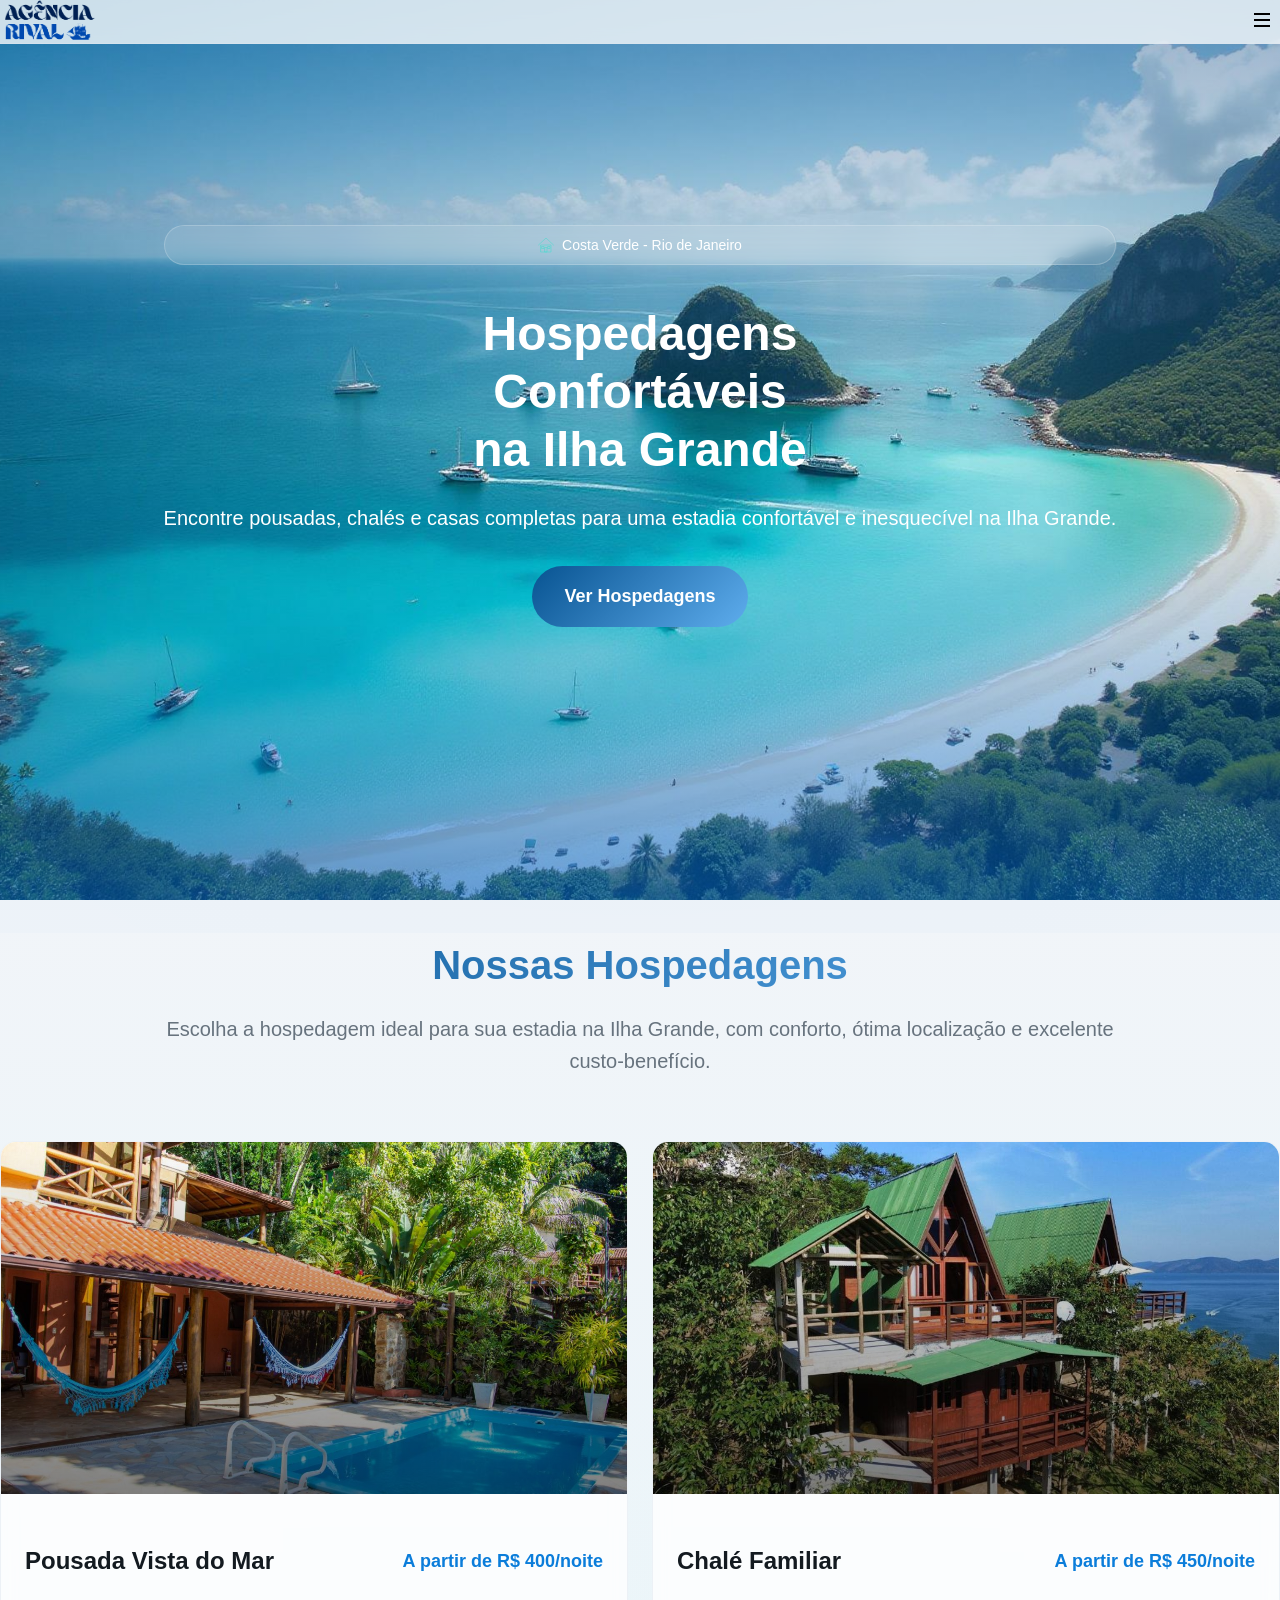
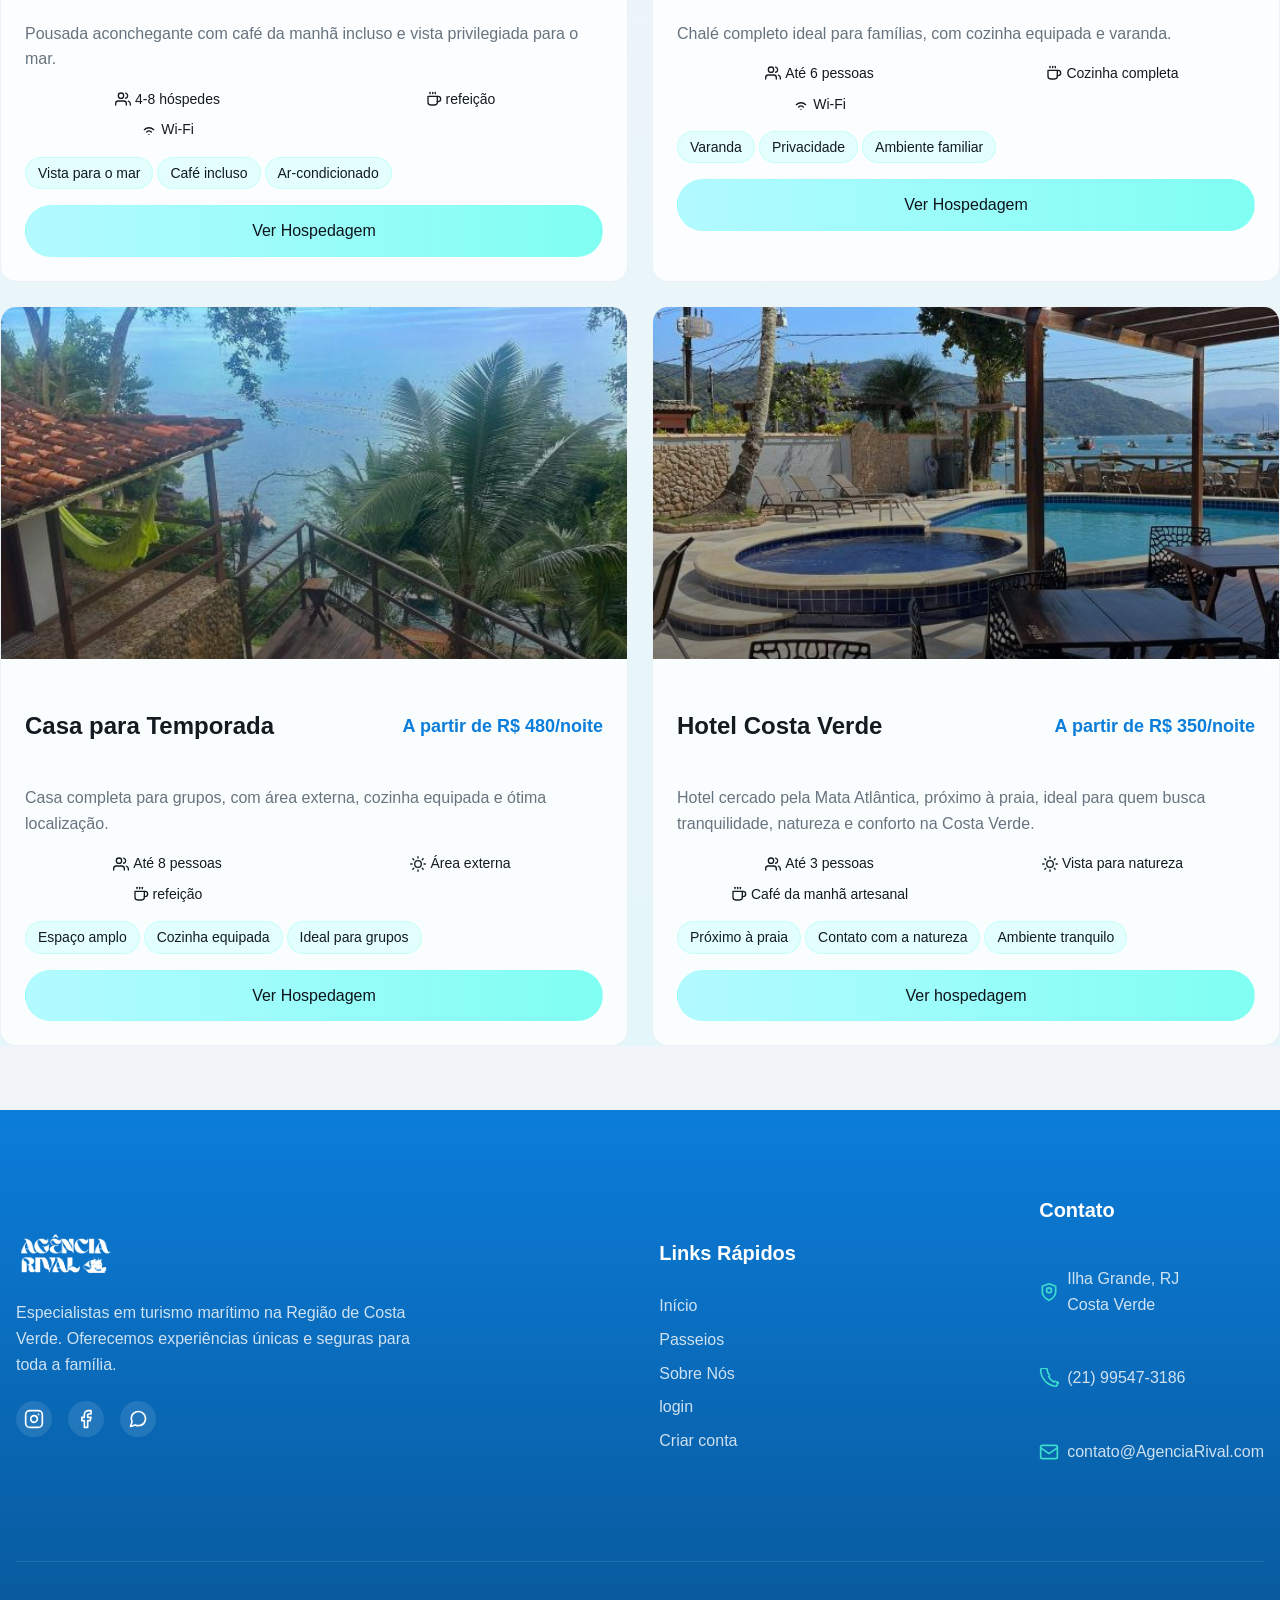
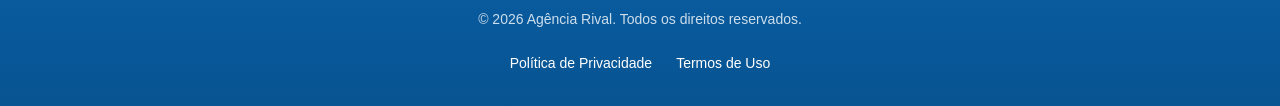
<file: hospedagem.html>
<!DOCTYPE html>
<html lang="pt-BR">

<head>
  <meta charset="UTF-8">
  <meta name="viewport" content="width=device-width, initial-scale=1.0">

  <title>Hospedagem na Ilha Grande | Pousadas, Chalés e Casas</title>
  
 <!-- Content Security Policy (CSP) para segurança -->
    <meta http-equiv="Content-Security-Policy"
    content="
    default-src 'self';
    script-src 'self';
    style-src 'self' 'unsafe-hashes' 'sha256-xD7Q+F1r8e5j8E8nWkP7R0zJ7lY7qY1YxZq8xkZ9kKs=';
    img-src 'self' data: https://wa.me;
    font-src 'self';
    frame-ancestors 'none';"
    >



  <meta name="description"
    content="Hospedagem na Ilha Grande com pousadas, chalés e casas confortáveis para uma estadia perfeita." />
  <meta name="keywords"
    content="hospedagem Ilha Grande, pousadas Ilha Grande, chalés Ilha Grande, casas para temporada Ilha Grande" />

  <link rel="stylesheet" type="text/css" href="./css/main.css">



  <!-- Favicon -->
    <link rel="icon" href="./Assets/imagens/logo-icon2.jpeg" type="image/x-icon">
</head>

<body>

<header class="navbar">
  <div class="container">
    <a href="./index.html">
      <img src="./assets/imagens/logo.png" width="96" style="padding: 8px 0" alt="Logo Aventuras" />
    </a>

    <div class="nav-links">
      <a href="./index.html" class="nav-item">Início</a>
      <a href="./passeios.html" class="nav-item">Passeios</a>
      <a href="./hospedagem.html" class="nav-item active">Hospedagem</a>
      <a href="./about.html" class="nav-item">Sobre Nós</a>
      <a href="./login.html" class="nav-item">Entrar</a>
      <a href="./cadastro.html" class="nav-item">Criar conta</a>
    </div>

    <button class="menu-toggle" aria-label="Abrir menu de navegação">
      <svg xmlns="http://www.w3.org/2000/svg" width="24" height="24" fill="none" stroke="currentColor"
        stroke-width="2">
        <line x1="4" x2="20" y1="12" y2="12" />
        <line x1="4" x2="20" y1="6" y2="6" />
        <line x1="4" x2="20" y1="18" y2="18" />
      </svg>
    </button>
  </div>

  <div class="mobile-menu">
    <a href="./index.html" class="mobile-nav-item ">Início</a>
    <a href="./passeios.html" class="mobile-nav-item">Passeios</a>
    <a href="./hospedagem.html" class="mobile-nav-item active">Hospedagem</a>
    <a href="./about.html" class="mobile-nav-item">Sobre</a>
    <a href="./login.html" class="mobile-nav-item">Entrar</a><!--aq antes tinha o mobile-btn-outline-->
    <a href="./cadastro.html" class="mobile-nav-item">Criar conta</a><!--aq antes tinha o mobile-btn-primary-->
  </div>
</header>

<main>

<!-- HERO -->
<section class="hero-section">
  <div class="hero-background"></div>

  <div class="hero-content">
    <div class="hero-badge">
        <svg
            xmlns="http://www.w3.org/2000/svg"
            width="64"
            height="64"
            viewBox="0 0 64 64"
            fill="none"
            stroke="currentColor"
            stroke-width="2"
            stroke-linecap="round"
            stroke-linejoin="round"
            >
            <!-- Telhado -->
            <path d="M2 32 L32 4 L62 32" />
            <!-- Estrutura da casa -->
            <rect x="12" y="32" width="40" height="28" />
            <!-- Porta -->
            <rect x="28" y="42" width="8" height="18" />
            <!-- Janela esquerda -->
            <rect x="16" y="38" width="8" height="8" />
            <!-- Janela direita -->
            <rect x="40" y="38" width="8" height="8" />
        </svg>

      <span>Costa Verde - Rio de Janeiro</span>
    </div>

    <h1 class="hero-heading">
      Hospedagens
      <span class="gradient-text">Confortáveis</span>
      na Ilha Grande
    </h1>

    <p class="hero-subtitle">
      Encontre pousadas, chalés e casas completas para uma estadia confortável
      e inesquecível na Ilha Grande.
    </p>

    <div class="hero-buttons">
      <a href="#hospedagens" class="btn-hero">Ver Hospedagens</a>
    </div>
  </div>
</section>

<!-- HOSPEDAGENS -->
<section class="services-section">
  <div class="container">

    <div class="services-header">
      <h2 class="services-title" id="hospedagens">Nossas Hospedagens</h2>
      <p class="services-subtitle">
        Escolha a hospedagem ideal para sua estadia na Ilha Grande,
        com conforto, ótima localização e excelente custo-benefício.
      </p>
    </div>

    <div class="services-grid">

      <!-- CARD 1 -->
      <div class="service-card">
        <div class="service-image-container">
          <img src="./assets/imagens/service/casa2.jpg" alt="Pousada Vista do Mar" class="service-image">
        </div>

        <div class="service-content">
          <div class="service-title-container">
            <h3 class="service-title">Pousada Vista do Mar</h3>
            <span class="service-price">A partir de R$ 400/noite</span>
          </div>

          <p class="service-description">
            Pousada aconchegante com café da manhã incluso e vista privilegiada para o mar.
          </p>

          <div class="service-info-grid">
            <div class="info-item">
                <svg xmlns="http://www.w3.org/2000/svg" width="16" height="16" viewBox="0 0 24 24"
                fill="none" stroke="currentColor" stroke-width="2" stroke-linecap="round" stroke-linejoin="round"
                class="lucide lucide-users">
                <path d="M17 21v-2a4 4 0 0 0-4-4H5a4 4 0 0 0-4 4v2"/>
                <circle cx="9" cy="7" r="4"/>
                <path d="M23 21v-2a4 4 0 0 0-3-3.87"/>
                <path d="M16 3.13a4 4 0 0 1 0 7.75"/>
                </svg>
              <span>4-8 hóspedes</span>
            </div>

            <div class="info-item">
                <svg xmlns="http://www.w3.org/2000/svg" width="16" height="16" viewBox="0 0 24 24"
                fill="none" stroke="currentColor" stroke-width="2" stroke-linecap="round" stroke-linejoin="round"
                class="lucide lucide-coffee">
                <path d="M17 8h1a4 4 0 1 1 0 8h-1"/>
                <path d="M3 8h14v9a4 4 0 0 1-4 4H7a4 4 0 0 1-4-4Z"/>
                <line x1="6" y1="2" x2="6" y2="4"/>
                <line x1="10" y1="2" x2="10" y2="4"/>
                <line x1="14" y1="2" x2="14" y2="4"/>
              </svg>
              <span>refeição</span>
            </div>
            
            <div class="info-item">
                <svg xmlns="http://www.w3.org/2000/svg" width="16" height="16" viewBox="0 0 24 24"
                fill="none" stroke="currentColor" stroke-width="2" stroke-linecap="round" stroke-linejoin="round"
                class="lucide lucide-wifi">
                <path d="M5 13a10 10 0 0 1 14 0"/>
                <path d="M8.5 16.5a5 5 0 0 1 7 0"/>
                <path d="M12 20h.01"/>
                </svg>
              <span>Wi-Fi</span>
            </div>
          </div>

          <div class="service-highlights">
            <div class="highlight-badges">
              <span>Vista para o mar</span>
              <span>Café incluso</span>
              <span>Ar-condicionado</span>
            </div>
          </div>

          <a href="#" class="btn btn-secondary">
            Ver Hospedagem
          </a>
        </div>
      </div><!--fim card 1-->

      <!-- CARD 2 -->
      <div class="service-card">
        <div class="service-image-container">
          <img src="./assets/imagens/service/chale.jpg" alt="Chalé Familiar" class="service-image">
        </div>

        <div class="service-content">
          <div class="service-title-container">
            <h3 class="service-title">Chalé Familiar</h3>
            <span class="service-price">A partir de R$ 450/noite</span>
          </div>

          <p class="service-description">
            Chalé completo ideal para famílias, com cozinha equipada e varanda.
          </p>

          <div class="service-info-grid">
            <div class="info-item">
                <svg xmlns="http://www.w3.org/2000/svg" width="16" height="16" viewBox="0 0 24 24"
                fill="none" stroke="currentColor" stroke-width="2" stroke-linecap="round" stroke-linejoin="round"
                class="lucide lucide-users">
                <path d="M17 21v-2a4 4 0 0 0-4-4H5a4 4 0 0 0-4 4v2"/>
                <circle cx="9" cy="7" r="4"/>
                <path d="M23 21v-2a4 4 0 0 0-3-3.87"/>
                <path d="M16 3.13a4 4 0 0 1 0 7.75"/>
                </svg>
              <span>Até 6 pessoas</span>
            </div>

            
            <div class="info-item">
              <svg xmlns="http://www.w3.org/2000/svg" width="16" height="16" viewBox="0 0 24 24"
                fill="none" stroke="currentColor" stroke-width="2" stroke-linecap="round" stroke-linejoin="round"
                class="lucide lucide-coffee">
                <path d="M17 8h1a4 4 0 1 1 0 8h-1"/>
                <path d="M3 8h14v9a4 4 0 0 1-4 4H7a4 4 0 0 1-4-4Z"/>
                <line x1="6" y1="2" x2="6" y2="4"/>
                <line x1="10" y1="2" x2="10" y2="4"/>
                <line x1="14" y1="2" x2="14" y2="4"/>
              </svg>
              <span>Cozinha completa</span>
            </div>

             <div class="info-item">
               <svg xmlns="http://www.w3.org/2000/svg" width="16" height="16" viewBox="0 0 24 24"
                fill="none" stroke="currentColor" stroke-width="2" stroke-linecap="round" stroke-linejoin="round"
                class="lucide lucide-wifi">
                <path d="M5 13a10 10 0 0 1 14 0"/>
                <path d="M8.5 16.5a5 5 0 0 1 7 0"/>
                <path d="M12 20h.01"/>
                </svg>
              <span>Wi-Fi</span>
            </div>
          </div>

          <div class="service-highlights">
            <div class="highlight-badges">
              <span>Varanda</span>
              <span>Privacidade</span>
              <span>Ambiente familiar</span>
            </div>
          </div>

          <a href="#" class="btn btn-secondary">
            Ver Hospedagem
          </a>
        </div>
      </div> <!--fim card2-->

      <!-- CARD 3 -->
      <div class="service-card">
        <div class="service-image-container">
          <img src="./assets/imagens/service/casa.jpg" alt="Casa para Temporada" class="service-image">
        </div>

        <div class="service-content">
          <div class="service-title-container">
            <h3 class="service-title">Casa para Temporada</h3>
            <span class="service-price">A partir de R$ 480/noite</span>
          </div>

          <p class="service-description">
            Casa completa para grupos, com área externa, cozinha equipada e ótima localização.
          </p>

          <div class="service-info-grid">
            <div class="info-item">
                <svg xmlns="http://www.w3.org/2000/svg" width="16" height="16" viewBox="0 0 24 24"
                fill="none" stroke="currentColor" stroke-width="2" stroke-linecap="round" stroke-linejoin="round"
                class="lucide lucide-users">
                <path d="M17 21v-2a4 4 0 0 0-4-4H5a4 4 0 0 0-4 4v2"/>
                <circle cx="9" cy="7" r="4"/>
                <path d="M23 21v-2a4 4 0 0 0-3-3.87"/>
                <path d="M16 3.13a4 4 0 0 1 0 7.75"/>
                </svg>
              <span>Até 8 pessoas</span>
            </div>
            <div class="info-item">
                <svg xmlns="http://www.w3.org/2000/svg" width="16" height="16" viewBox="0 0 24 24"
                fill="none" stroke="currentColor" stroke-width="2" stroke-linecap="round" stroke-linejoin="round">
                <circle cx="12" cy="12" r="5"/>
                <line x1="12" y1="1" x2="12" y2="3"/>
                <line x1="12" y1="21" x2="12" y2="23"/>
                <line x1="4.22" y1="4.22" x2="5.64" y2="5.64"/>
                <line x1="18.36" y1="18.36" x2="19.78" y2="19.78"/>
                <line x1="1" y1="12" x2="3" y2="12"/>
                <line x1="21" y1="12" x2="23" y2="12"/>
                <line x1="4.22" y1="19.78" x2="5.64" y2="18.36"/>
                <line x1="18.36" y1="5.64" x2="19.78" y2="4.22"/>
                </svg>
              <span>Área externa</span>
            </div>

            <div class="info-item">
                <svg xmlns="http://www.w3.org/2000/svg" width="16" height="16" viewBox="0 0 24 24"
                fill="none" stroke="currentColor" stroke-width="2" stroke-linecap="round" stroke-linejoin="round"
                class="lucide lucide-coffee">
                <path d="M17 8h1a4 4 0 1 1 0 8h-1"/>
                <path d="M3 8h14v9a4 4 0 0 1-4 4H7a4 4 0 0 1-4-4Z"/>
                <line x1="6" y1="2" x2="6" y2="4"/>
                <line x1="10" y1="2" x2="10" y2="4"/>
                <line x1="14" y1="2" x2="14" y2="4"/>
              </svg>
              <span>refeição</span>
            </div>

          </div>

          <div class="service-highlights">
            <div class="highlight-badges">
              <span>Espaço amplo</span>
              <span>Cozinha equipada</span>
              <span>Ideal para grupos</span>
            </div>
          </div>

          <a href="#" class="btn btn-secondary">
            Ver Hospedagem
          </a>
        </div>
      </div><!--fim card 3-->

        <!--inicio card 4-->
      <div class="service-card">
        <div class="service-image-container">
          <img src="./assets/imagens/service/hotel.jpg" alt="Hotel Costa Verde" class="service-image">
        </div>

        <div class="service-content">
          <div class="service-title-container">
            <h3 class="service-title">Hotel Costa Verde</h3>
            <span class="service-price">A partir de R$ 350/noite</span>
          </div>

          <p class="service-description">
            Hotel cercado pela Mata Atlântica, próximo à praia, ideal para quem busca tranquilidade,
            natureza e conforto na Costa Verde.
          </p>

          <div class="service-info-grid">
              <div class="info-item">
                <svg xmlns="http://www.w3.org/2000/svg" width="16" height="16" viewBox="0 0 24 24"
                  fill="none" stroke="currentColor" stroke-width="2" stroke-linecap="round" stroke-linejoin="round"
                  class="lucide lucide-users">
                  <path d="M17 21v-2a4 4 0 0 0-4-4H5a4 4 0 0 0-4 4v2"/>
                  <circle cx="9" cy="7" r="4"/>
                  <path d="M23 21v-2a4 4 0 0 0-3-3.87"/>
                  <path d="M16 3.13a4 4 0 0 1 0 7.75"/>
                </svg>
                <span>Até 3 pessoas</span>
              </div>

              <div class="info-item">
                <svg xmlns="http://www.w3.org/2000/svg" width="16" height="16" viewBox="0 0 24 24"
                  fill="none" stroke="currentColor" stroke-width="2" stroke-linecap="round" stroke-linejoin="round">
                  <circle cx="12" cy="12" r="5"/>
                  <line x1="12" y1="1" x2="12" y2="3"/>
                  <line x1="12" y1="21" x2="12" y2="23"/>
                  <line x1="4.22" y1="4.22" x2="5.64" y2="5.64"/>
                  <line x1="18.36" y1="18.36" x2="19.78" y2="19.78"/>
                  <line x1="1" y1="12" x2="3" y2="12"/>
                  <line x1="21" y1="12" x2="23" y2="12"/>
                  <line x1="4.22" y1="19.78" x2="5.64" y2="18.36"/>
                  <line x1="18.36" y1="5.64" x2="19.78" y2="4.22"/>
                </svg>
                <span>Vista para natureza</span>
              </div>

              <div class="info-item">
                <svg xmlns="http://www.w3.org/2000/svg" width="16" height="16" viewBox="0 0 24 24"
                  fill="none" stroke="currentColor" stroke-width="2" stroke-linecap="round" stroke-linejoin="round"
                  class="lucide lucide-coffee">
                  <path d="M17 8h1a4 4 0 1 1 0 8h-1"/>
                  <path d="M3 8h14v9a4 4 0 0 1-4 4H7a4 4 0 0 1-4-4Z"/>
                  <line x1="6" y1="2" x2="6" y2="4"/>
                  <line x1="10" y1="2" x2="10" y2="4"/>
                  <line x1="14" y1="2" x2="14" y2="4"/>
                </svg>
                <span>Café da manhã artesanal</span>
              </div>
          </div>

            <div class="service-highlights">
              <div class="highlight-badges">
                <span>Próximo à praia</span>
                <span>Contato com a natureza</span>
                <span>Ambiente tranquilo</span>
              </div>
            </div>

            <a href="#" class="btn btn-secondary">
              Ver hospedagem
            </a>
        </div>
      </div><!--fim card 4-->

    </div>
  </div><!--fim-->
</section>

</main>

 <!--inicio footer-->

 <footer class="footer">
        <div class="container">
            <div class="footer-box">
                <div class="footer-brand">
                    <div class="logo">
                         <a href="./index.html">
                <img src="./assets/imagens/logo-white.png" width="96" />
              </a>
                    </div>
                    <p class="p-footer">
                        Especialistas em turismo marítimo na Região de Costa Verde.
                        Oferecemos experiências únicas e seguras para toda a família.
                    </p>
                    <div class="social-links">
    <a href="https://www.instagram.com/" 
        aria-label="Siga-nos no Instagram" 
        target="_blank" 
        rel="noopener noreferrer">
        <svg xmlns="http://www.w3.org/2000/svg" width="24" height="24" viewBox="0 0 24 24" fill="none" stroke="currentColor" stroke-width="2" stroke-linecap="round" stroke-linejoin="round" class="lucide lucide-instagram">
            <rect width="20" height="20" x="2" y="2" rx="5" ry="5"/>
            <path d="M16 11.37A4 4 0 1 1 12.63 8 4 4 0 0 1 16 11.37z"/>
            <line x1="17.5" x2="17.51" y1="6.5" y2="6.5"/>
        </svg>
    </a>
    <a  href="https://www.facebook.com/" 
        aria-label="Curta nossa página no Facebook" 
        target="_blank" 
        rel="noopener noreferrer">
        <svg xmlns="http://www.w3.org/2000/svg" width="24" height="24" viewBox="0 0 24 24" fill="none" stroke="currentColor" stroke-width="2" stroke-linecap="round" stroke-linejoin="round" class="lucide lucide-facebook">
            <path d="M18 2h-3a5 5 0 0 0-5 5v3H7v4h3v8h4v-8h3l1-4h-4V7a1 1 0 0 1 1-1h3z"/>
        </svg>
    </a>
    <a href="https://wa.me/5521995473186?text=Olá%20quero%20mais%20informações" 
        aria-label="Fale conosco no WhatsApp" 
        target="_blank" 
        rel="noopener noreferrer">
        <svg xmlns="http://www.w3.org/2000/svg" width="24" height="24" viewBox="0 0 24 24" fill="none" stroke="currentColor" stroke-width="2" stroke-linecap="round" stroke-linejoin="round" class="lucide lucide-message-circle">
            <path d="M21 11.5a8.38 8.38 0 0 1-.9 3.8 8.5 8.5 0 0 1-7.6 4.7 8.38 8.38 0 0 1-3.8-.9L3 21l1.9-5.7a8.38 8.38 0 0 1-.9-3.8 8.5 8.5 0 0 1 4.7-7.6 8.38 8.38 0 0 1 3.8-.9h.5a8.48 8.48 0 0 1 8 8v.5z"/>
        </svg>
    </a>
</div>
                </div>
                <div class="footer-links">
                    <h3>Links Rápidos</h3>
                    <nav>
                        <a href="./index.html">Início</a>
                        <a href="./passeios.html">Passeios</a>
                        <a href="./about.html">Sobre Nós</a>
                        <a href="./login.html">login</a>
                        <a href="./cadastro.html">Criar conta</a>
                    </nav>
                </div>
                <div class="footer-contact">
                    <h3>Contato</h3>
                    <div>
                        <svg xmlns="http://www.w3.org/2000/svg" width="24" height="24" viewBox="0 0 24 24" fill="none" stroke="currentColor" stroke-width="2" stroke-linecap="round" stroke-linejoin="round" class="lucide lucide-map-pin"><path d="M12 22s8-4 8-10V5l-8-3-8 3v7c0 6 8 10 8 10z"/><circle cx="12" cy="10" r="3"/></svg>
                        <p>Ilha Grande, RJ<br />Costa Verde</p>
                    </div>
                    <div>
                        <svg xmlns="http://www.w3.org/2000/svg" width="24" height="24" viewBox="0 0 24 24" fill="none" stroke="currentColor" stroke-width="2" stroke-linecap="round" stroke-linejoin="round" class="lucide lucide-phone"><path d="M22 16.92v3a2 2 0 0 1-2.18 2 19.79 19.79 0 0 1-8.63-3.07 19.5 19.5 0 0 1-6.04-6.04A19.79 19.79 0 0 1 2 4.18V2.32a2 2 0 0 1 2-2h3.9a2 2 0 0 1 2 2.36 10.64 10.64 0 0 0 2 5.09a2 2 0 0 1 .59 2.11l-.81.81a15.8 15.8 0 0 0 6.13 6.13l.81-.81a2 2 0 0 1 2.11.59 10.64 10.64 0 0 0 5.09 2z"/></svg>
                        <p>(21) 99547-3186</p>
                    </div>
                    <div>
                        <svg xmlns="http://www.w3.org/2000/svg" width="24" height="24" viewBox="0 0 24 24" fill="none" stroke="currentColor" stroke-width="2" stroke-linecap="round" stroke-linejoin="round" class="lucide lucide-mail"><rect width="20" height="16" x="2" y="4" rx="2"/><path d="m22 7-10 7L2 7"/></svg>
                        <p>contato@AgenciaRival.com</p>
                    </div>
                </div>
            </div>
            <div class="footer-bottom">
                <p>
                    © <span id="year"></span> Agência Rival.
                    Todos os direitos reservados.
                </p>
                <div class="footer-legal-links">
                     <a href="politica de privacidade.html">Política de Privacidade</a>
                    <a href="termos de uso.html">Termos de Uso</a>
                </div>
            </div>
        </div>
    </footer>
  
    <script type="module" src="./js/main.js" defer></script>

    <!--fim footer-->
</body>
</html>
</file>
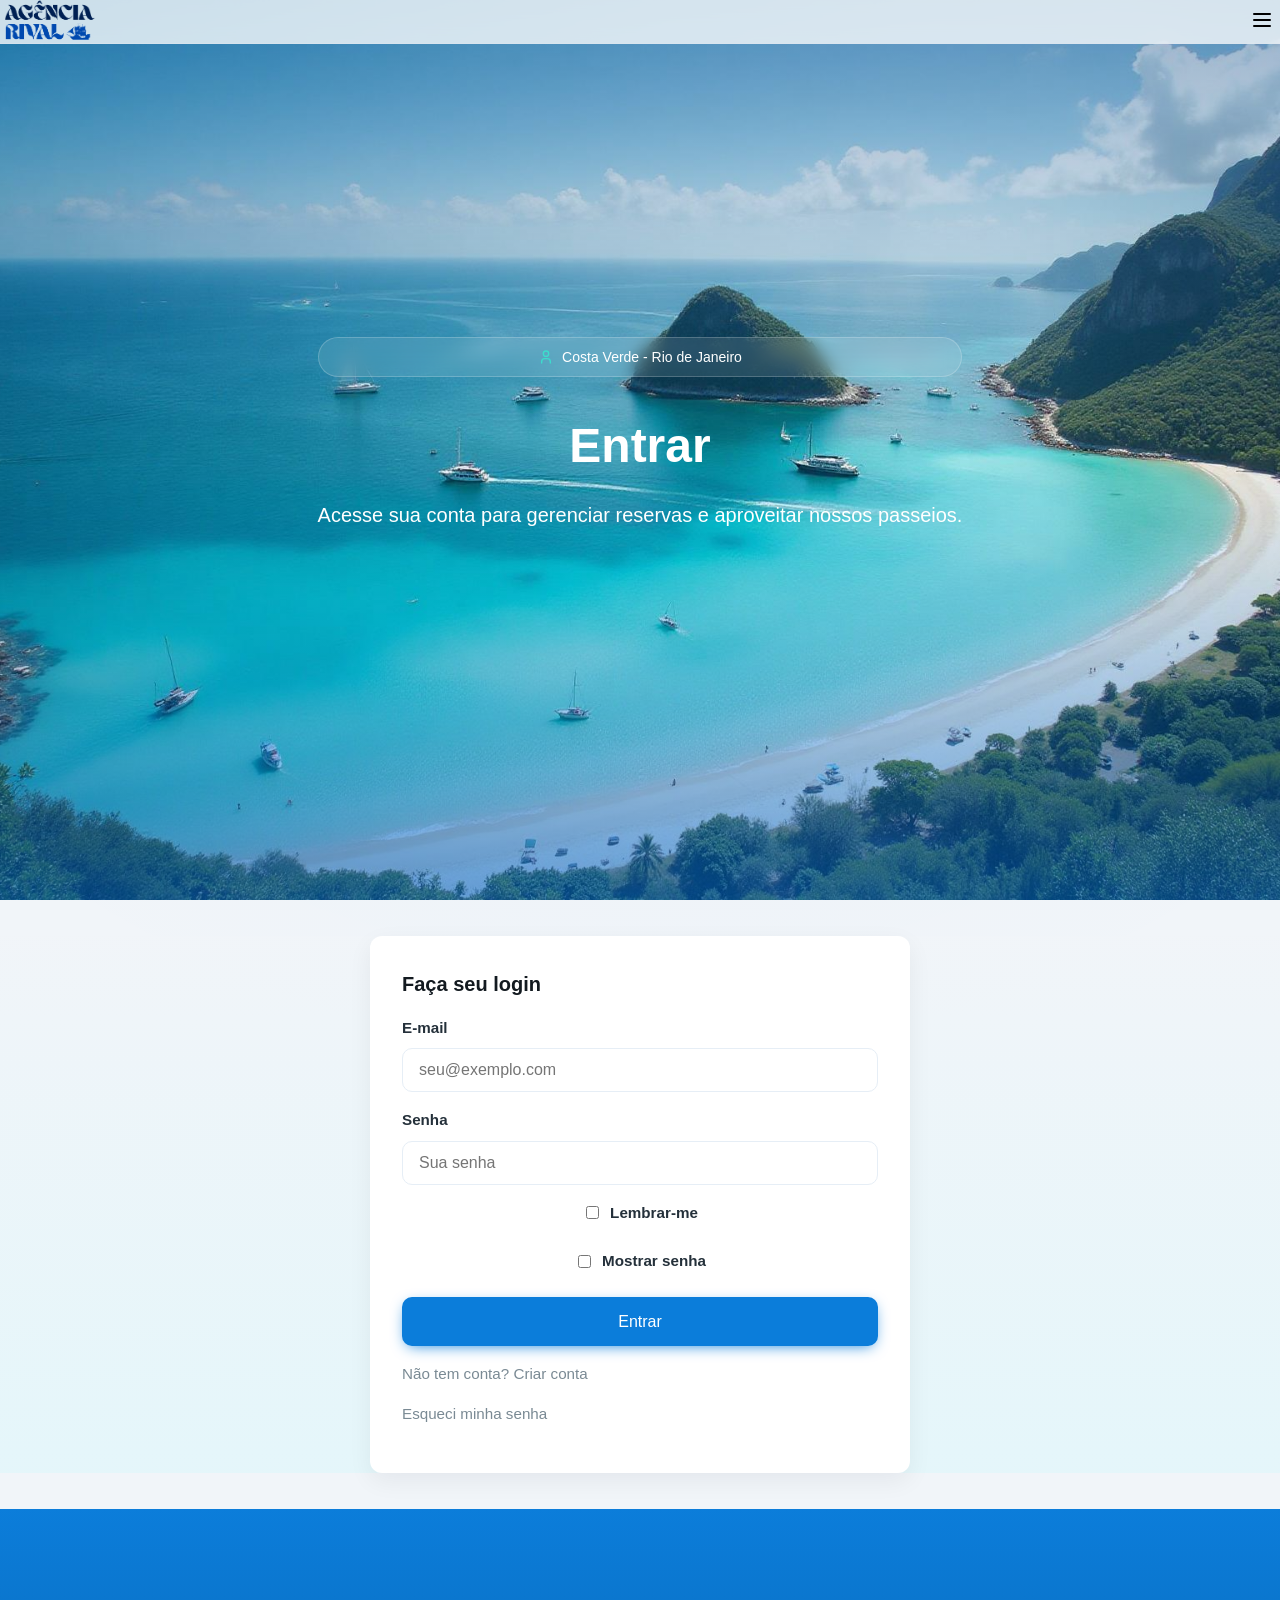
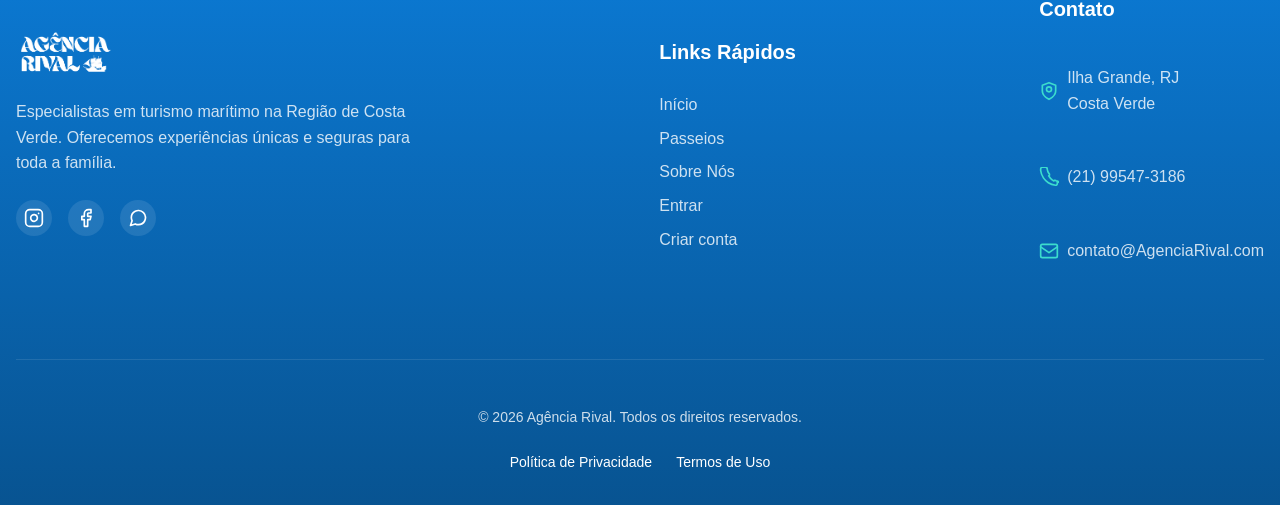
<file: login.html>
<!DOCTYPE html>

<html lang="pt-BR">

<head> 
	<meta charset="UTF-8">
	<meta name="viewport" content="width=device-width, initial-scale=1.0">
	<title>Entrar - Agência Rival</title>

    <!-- Content Security Policy (CSP) para segurança -->
        <meta http-equiv="Content-Security-Policy"
        content="
        default-src 'self';
        script-src 'self';
        style-src 'self' 'unsafe-hashes' 'sha256-xD7Q+F1r8e5j8E8nWkP7R0zJ7lY7qY1YxZq8xkZ9kKs=';
        img-src 'self' data: https://wa.me;
        font-src 'self';
        frame-ancestors 'none';"
        >



	<meta name="description" content="Acesse sua conta para gerenciar reservas e ver detalhes dos passeios." />
    <meta name="author" content="Paulo Vitor Gomes De Souza,Agência Rival" />
	<link rel="stylesheet" type="text/css" href="./css/main.css">

	

    <!-- Favicon -->
    <link rel="icon" href="./Assets/imagens/logo-icon2.jpeg" type="image/x-icon">
</head>

<body>
	<header class="navbar">
		<div class="container">
			<a href="./index.html">
				<div class="container">
					<img src="./assets/imagens/logo.png" width="96" style="padding: 8px 0" alt="Logo Aventuras" />
				</div>
			</a>
			<div class="nav-links">
				<a href="./index.html" class="nav-item">Início</a>
				<a href="./passeios.html" class="nav-item">Passeios</a>
				<a href="./hospedagem.html" class="nav-item">Hospedagem</a>
				<a href="./about.html" class="nav-item">Sobre Nós</a>
				<a href="./login.html" class="nav-item active">Entrar</a>
				<a href="./cadastro.html" class="nav-item">Criar conta</a>
			</div>
			<button class="menu-toggle" aria-label="Abrir menu de navegação">
				<svg xmlns="http://www.w3.org/2000/svg" width="24" height="24" viewBox="0 0 24 24" fill="none" stroke="currentColor" stroke-width="2" stroke-linecap="round" stroke-linejoin="round" class="lucide lucide-menu">
					<line x1="4" x2="20" y1="12" y2="12" />
					<line x1="4" x2="20" y1="6" y2="6" />
					<line x1="4" x2="20" y1="18" y2="18" />
				</svg>
			</button>
		</div>
		<div class="mobile-menu">
			<a href="./index.html" class="mobile-nav-item">Início</a>
			<a href="./passeios.html" class="mobile-nav-item">Passeios</a>
			<a href="./hospedagem.html" class="mobile-nav-item">Hospedagem</a>
			<a href="./about.html" class="mobile-nav-item">Sobre</a>
			<a href="./login.html" class="mobile-nav-item active">Entrar</a>
			<a href="./cadastro.html" class="mobile-nav-item">Criar conta</a>
		</div>
	</header>

	<main>
		<section class="hero-section">
			<div class="hero-background"></div>
			<div class="hero-content">
                 <div class="hero-badge">
                    <svg
                        xmlns="http://www.w3.org/2000/svg"
                        width="24"
                        height="24"
                        viewBox="0 0 24 24"
                        fill="none"
                        stroke="currentColor"
                        stroke-width="2"
                        stroke-linecap="round"
                        stroke-linejoin="round"
                        class="icon icon-user"
                        >
                        <circle cx="12" cy="7" r="4" />
                        <path d="M5.5 21v-2a4.5 4.5 0 0 1 4.5-4.5h4a4.5 4.5 0 0 1 4.5 4.5v2" />
                    </svg>

                    <span>Costa Verde - Rio de Janeiro</span>
                </div>
				<h1 class="hero-heading">Entrar</h1>
				<p class="hero-subtitle">Acesse sua conta para gerenciar reservas e aproveitar nossos passeios.</p>
			</div>
		</section>

		<section class="services-section">
			<div class="container">
				<div class="form-card">
					<h2>Faça seu login</h2>
					<form action="#" method="post" class="auth-form">
						<div class="form-row">
							<label for="email">E-mail</label>
							<input id="email" name="email" type="email" placeholder="seu@exemplo.com">
						</div>
						<div class="form-row">
							<label for="password">Senha</label>
							<input id="password" name="password" type="password" placeholder="Sua senha">
						</div>
						<div class="form-row form-row--inline">
							<label class="checkbox">
								<input type="checkbox" name="remember">
								Lembrar-me
							</label>
						</div>
						<div class="form-row form-row--inline">
							<label class="checkbox">
								<input type="checkbox" class="toggle-password" data-target="#password">
								Mostrar senha
							</label>
						</div>
						<div class="form-row">
							<button type="submit" class="btn btn-primary">Entrar</button>
						</div>
						<p class="muted">Não tem conta? <a href="./cadastro.html">Criar conta</a></p>
						<p class="muted"><a href="./contato.html">Esqueci minha senha</a></p>
					</form>
				</div>
			</div>
		</section>
	</main>

	 <!--inicio footer-->

 <footer class="footer">
        <div class="container">
            <div class="footer-box">
                <div class="footer-brand">
                    <div class="logo">
                         <a href="./index.html">
                <img src="./assets/imagens/logo-white.png" width="96" />
              </a>
                    </div>
                    <p class="p-footer">
                        Especialistas em turismo marítimo na Região de Costa Verde.
                        Oferecemos experiências únicas e seguras para toda a família.
                    </p>
                    <div class="social-links">
    <a href="https://www.instagram.com/" 
        aria-label="Siga-nos no Instagram" 
        target="_blank" 
        rel="noopener noreferrer">
        <svg xmlns="http://www.w3.org/2000/svg" width="24" height="24" viewBox="0 0 24 24" fill="none" stroke="currentColor" stroke-width="2" stroke-linecap="round" stroke-linejoin="round" class="lucide lucide-instagram">
            <rect width="20" height="20" x="2" y="2" rx="5" ry="5"/>
            <path d="M16 11.37A4 4 0 1 1 12.63 8 4 4 0 0 1 16 11.37z"/>
            <line x1="17.5" x2="17.51" y1="6.5" y2="6.5"/>
        </svg>
    </a>
    <a  href="https://www.facebook.com/" 
        aria-label="Curta nossa página no Facebook" 
        target="_blank" 
        rel="noopener noreferrer">
        <svg xmlns="http://www.w3.org/2000/svg" width="24" height="24" viewBox="0 0 24 24" fill="none" stroke="currentColor" stroke-width="2" stroke-linecap="round" stroke-linejoin="round" class="lucide lucide-facebook">
            <path d="M18 2h-3a5 5 0 0 0-5 5v3H7v4h3v8h4v-8h3l1-4h-4V7a1 1 0 0 1 1-1h3z"/>
        </svg>
    </a>
    <a href="https://wa.me/5521995473186?text=Olá%20quero%20mais%20informações" 
        aria-label="Fale conosco no WhatsApp" 
        target="_blank" 
        rel="noopener noreferrer">
        <svg xmlns="http://www.w3.org/2000/svg" width="24" height="24" viewBox="0 0 24 24" fill="none" stroke="currentColor" stroke-width="2" stroke-linecap="round" stroke-linejoin="round" class="lucide lucide-message-circle">
            <path d="M21 11.5a8.38 8.38 0 0 1-.9 3.8 8.5 8.5 0 0 1-7.6 4.7 8.38 8.38 0 0 1-3.8-.9L3 21l1.9-5.7a8.38 8.38 0 0 1-.9-3.8 8.5 8.5 0 0 1 4.7-7.6 8.38 8.38 0 0 1 3.8-.9h.5a8.48 8.48 0 0 1 8 8v.5z"/>
        </svg>
    </a>
</div>
                </div>
                <div class="footer-links">
                    <h3>Links Rápidos</h3>
                    <nav>
                        <a href="./index.html">Início</a>
                        <a href="./passeios.html">Passeios</a>
                        <a href="./about.html">Sobre Nós</a>
                        <a href="./login.html">Entrar</a>
                        <a href="./cadastro.html">Criar conta</a>
                    </nav>
                </div>
                <div class="footer-contact">
                    <h3>Contato</h3>
                    <div>
                        <svg xmlns="http://www.w3.org/2000/svg" width="24" height="24" viewBox="0 0 24 24" fill="none" stroke="currentColor" stroke-width="2" stroke-linecap="round" stroke-linejoin="round" class="lucide lucide-map-pin"><path d="M12 22s8-4 8-10V5l-8-3-8 3v7c0 6 8 10 8 10z"/><circle cx="12" cy="10" r="3"/></svg>
                        <p>Ilha Grande, RJ<br />Costa Verde</p>
                    </div>
                    <div>
                        <svg xmlns="http://www.w3.org/2000/svg" width="24" height="24" viewBox="0 0 24 24" fill="none" stroke="currentColor" stroke-width="2" stroke-linecap="round" stroke-linejoin="round" class="lucide lucide-phone"><path d="M22 16.92v3a2 2 0 0 1-2.18 2 19.79 19.79 0 0 1-8.63-3.07 19.5 19.5 0 0 1-6.04-6.04A19.79 19.79 0 0 1 2 4.18V2.32a2 2 0 0 1 2-2h3.9a2 2 0 0 1 2 2.36 10.64 10.64 0 0 0 2 5.09a2 2 0 0 1 .59 2.11l-.81.81a15.8 15.8 0 0 0 6.13 6.13l.81-.81a2 2 0 0 1 2.11.59 10.64 10.64 0 0 0 5.09 2z"/></svg>
                        <p>(21) 99547-3186</p>
                    </div>
                    <div>
                        <svg xmlns="http://www.w3.org/2000/svg" width="24" height="24" viewBox="0 0 24 24" fill="none" stroke="currentColor" stroke-width="2" stroke-linecap="round" stroke-linejoin="round" class="lucide lucide-mail"><rect width="20" height="16" x="2" y="4" rx="2"/><path d="m22 7-10 7L2 7"/></svg>
                        <p>contato@AgenciaRival.com</p>
                    </div>
                </div>
            </div>
            <div class="footer-bottom">
                <p>
                    © <span id="year"></span> Agência Rival.
                    Todos os direitos reservados.
                </p>
                <div class="footer-legal-links">
                     <a href="politica de privacidade.html">Política de Privacidade</a>
                    <a href="termos de uso.html">Termos de Uso</a>
                </div>
            </div>
        </div>
    </footer>
    
   
    <script type="module" src="./js/main.js" defer></script>

    <!--fim footer-->

			
</body>

</html>
</file>
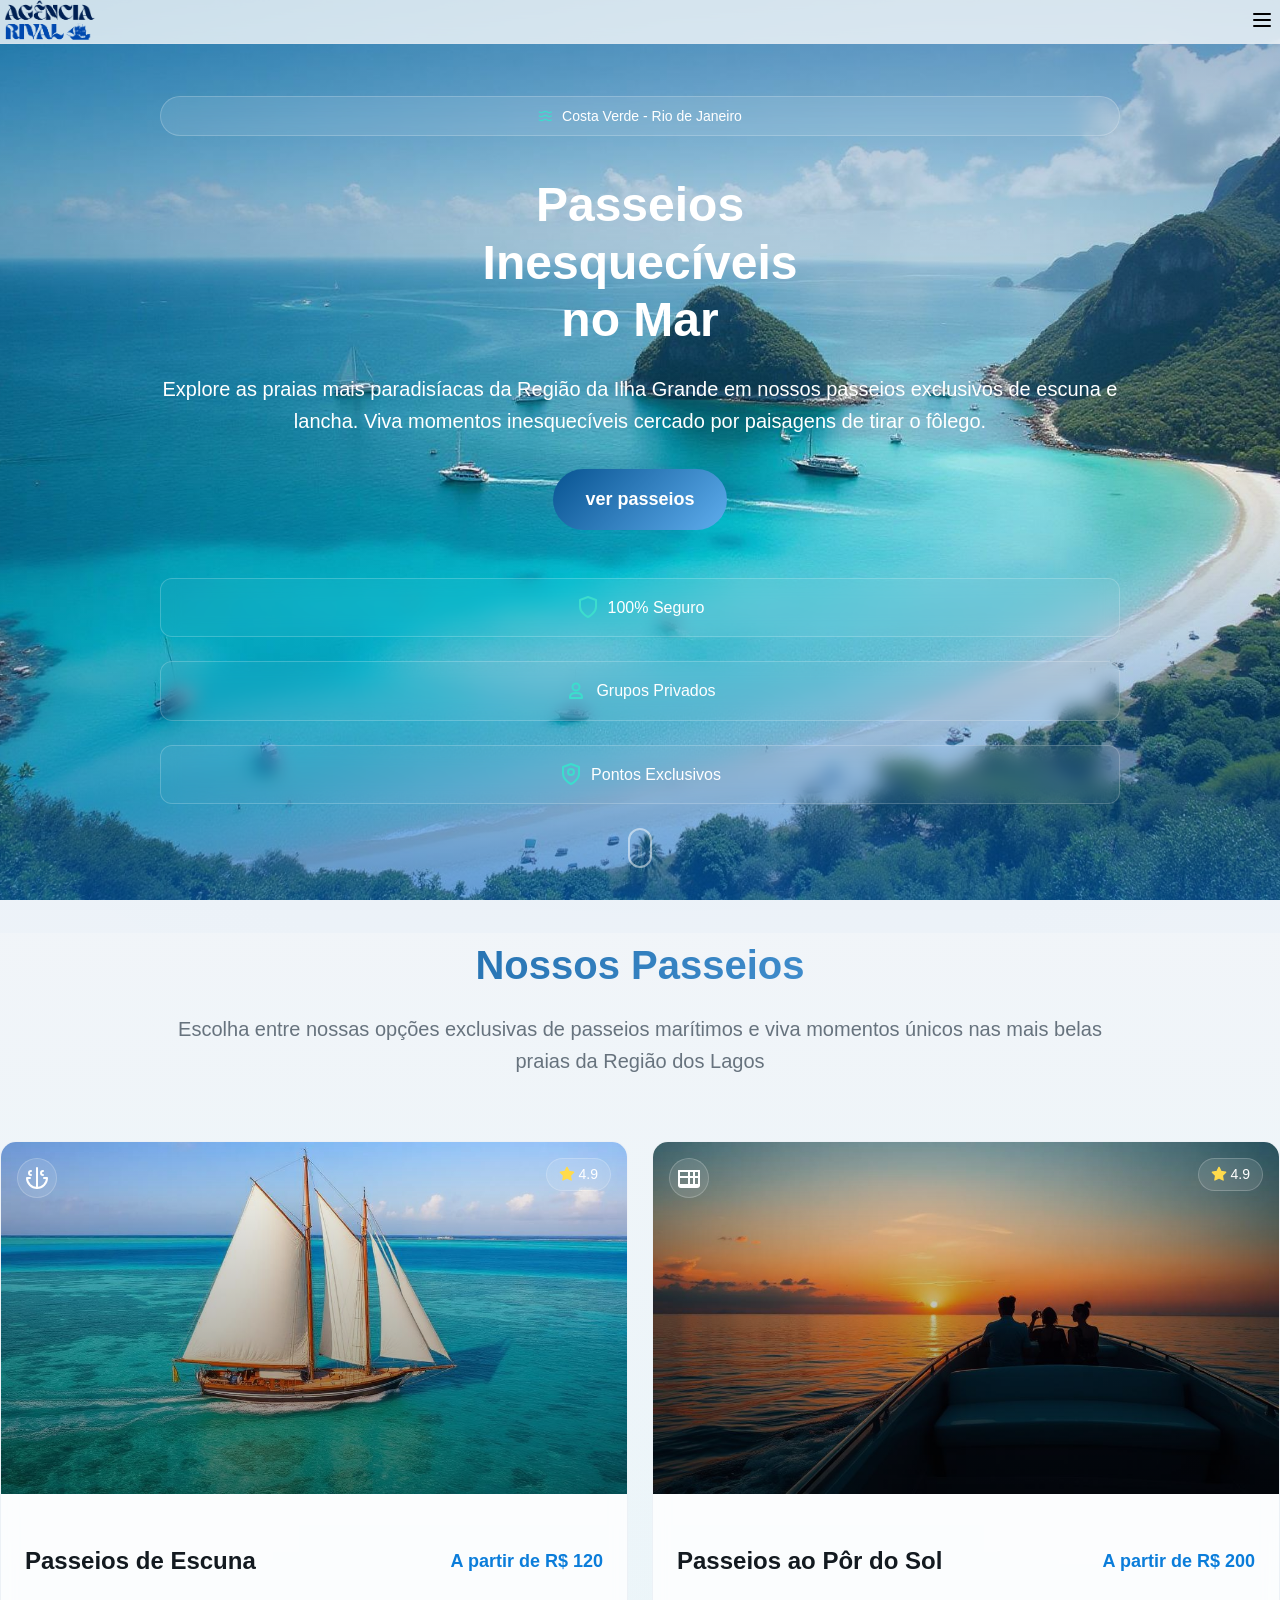
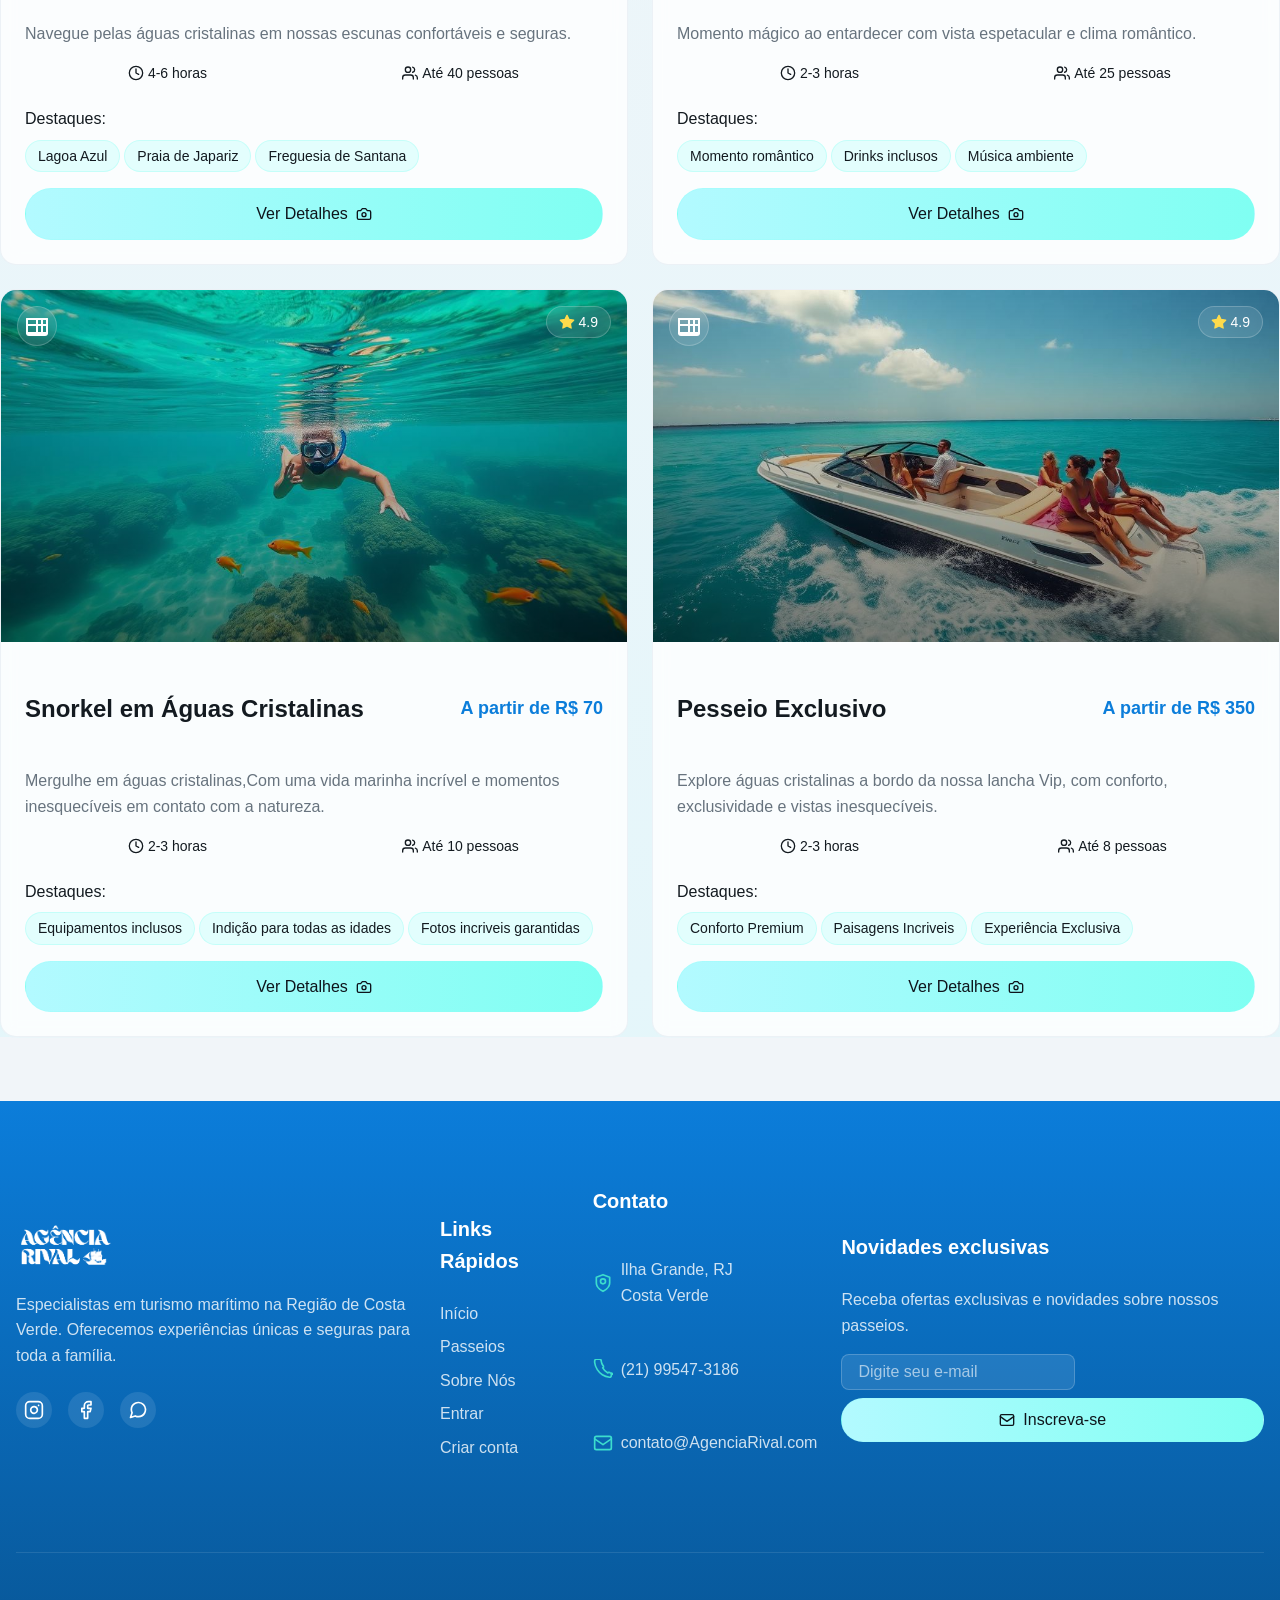
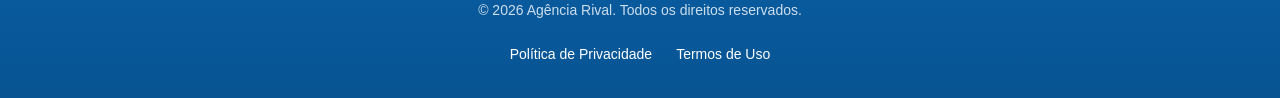
<file: passeios.html>
<!DOCTYPE html>

<html lang="pt-BR">

    <head> 
        <meta charset="UTF-8">
        <meta name="viewport" content="width=device-width, initial-scale=1.0">
        <title>Aventuras na Ilha Grande - Passeios de Escuna e Lancha na Região da Ilha Grande</title>

            <!-- Content Security Policy (CSP) para segurança -->
            <meta http-equiv="Content-Security-Policy"
            content="
            default-src 'self';
            script-src 'self';
            style-src 'self' 'unsafe-hashes' 'sha256-xD7Q+F1r8e5j8E8nWkP7R0zJ7lY7qY1YxZq8xkZ9kKs=';
            img-src 'self' data: https://wa.me;
            font-src 'self';
            frame-ancestors 'none';"
            >



        <meta name="description" content="Descubra as praias mais paradisíacas na Região da Ilha Grande com nossos passeios exclusivos de escuna e lancha. Aventuras inesquecíveis no mar para toda a família." />
        <meta name="keywords" content="passeios de escuna, passeios de lancha, Ilha Grande, Praia da Baleia, Praia de Japariz, Lagoa Azul, Freguesia de Santana, turismo marítimo, passeios de barco" />
        <meta name="author" content="Paulo Vitor Gomes De Souza,Agência Rival" />
       

        <link rel="stylesheet" type="text/css" href="./css/main.css">

        <!-- Favicon -->
        <link rel="icon" href="./Assets/imagens/logo-icon2.jpeg" type="image/x-icon">
  
        

    </head>

    <body>
         <header class="navbar">
  <div class="container">
    <a href="./index.html">
      <div class="container">
        <img src="./assets/imagens/logo.png" width="96" style="padding: 8px 0" alt="Logo Aventuras" />
      </div>
    </a>
    <div class="nav-links">
      <a href="./index.html" class="nav-item">Início</a>
      <a href="./passeios.html" class="nav-item active">Passeios</a>
      <a href="./hospedagem.html" class="nav-item">Hospedagem</a>
      <a href="./about.html" class="nav-item">Sobre Nós</a>
      <a href="./login.html" class="nav-item">Entrar</a><!--aq antes tinha o btn btn-outline-->
      <a href="./cadastro.html" class="nav-item">Criar conta</a><!--aq antes tinha o btn btn-primary-->
    </div>
    <button class="menu-toggle" aria-label="Abrir menu de navegação">
      <svg xmlns="http://www.w3.org/2000/svg" width="24" height="24" viewBox="0 0 24 24" fill="none" stroke="currentColor" stroke-width="2" stroke-linecap="round" stroke-linejoin="round" class="lucide lucide-menu">
        <line x1="4" x2="20" y1="12" y2="12" />
        <line x1="4" x2="20" y1="6" y2="6" />
        <line x1="4" x2="20" y1="18" y2="18" />
      </svg>
    </button>
  </div>
  <div class="mobile-menu">
    <a href="./index.html" class="mobile-nav-item">Início</a>
    <a href="./passeios.html" class="mobile-nav-item active">Passeios</a>
    <a href="./hospedagem.html" class="mobile-nav-item">Hospedagem</a>
    <a href="./about.html" class="mobile-nav-item">Sobre</a>
    <a href="./login.html" class="mobile-nav-item">Entrar</a><!--aq antes tinha o mobile-btn-outline-->
    <a href="./cadastro.html" class="mobile-nav-item">Criar conta</a><!--aq antes tinha o mobile-btn-primary-->
  </div>
</header>

    <main>
        <!--inicio section hero-->
        <section class="hero-section">

            <div class="hero-background"></div>
                <div class="hero-content">
                    <div class="hero-badge">
                       <svg xmlns="http://www.w3.org/2000/svg" width="16" height="16" viewBox="0 0 24 24"
                        fill="none" stroke="currentColor" stroke-width="2" stroke-linecap="round" stroke-linejoin="round"
                        class="lucide lucide-waves">
                        <path d="M2 6c1.5 1 4.5 1 6 0s4.5-1 6 0 4.5 1 6 0"/>
                        <path d="M2 12c1.5 1 4.5 1 6 0s4.5-1 6 0 4.5 1 6 0"/>
                        <path d="M2 18c1.5 1 4.5 1 6 0s4.5-1 6 0 4.5 1 6 0"/>
                        </svg>
                        <span>Costa Verde - Rio de Janeiro</span>
                    </div>
                    <h1 class="hero-heading">
                        Passeios
                        <span class="gradient-text">Inesquecíveis</span>
                        no Mar
                    </h1>
                    <p class="hero-subtitle">
                        Explore as praias mais paradisíacas da Região da Ilha Grande em nossos passeios exclusivos de escuna e lancha. Viva momentos inesquecíveis cercado por paisagens de tirar o fôlego.
                    </p>
                    <div class="hero-buttons">
                        <a href="#passeios" class="btn-hero">ver passeios</a>
                    </div>
                    <div class="hero-features">
                        <div class="feature-item">
                            <svg xmlns="http://www.w3.org/2000/svg" width="24" height="24" viewBox="0 0 24 24" fill="none" stroke="currentColor" stroke-width="2" stroke-linecap="round" stroke-linejoin="round" class="lucide lucide-shield"><path d="M12 22s8-4 8-10V5l-8-3-8 3v7c0 6 8 10 8 10z"/></svg>
                            <span>100% Seguro</span>
                        </div>
                        <div class="feature-item">
                            <svg xmlns="http://www.w3.org/2000/svg" width="24" height="24" viewBox="0 0 24 24" fill="none" stroke="currentColor" stroke-width="2" stroke-linecap="round" stroke-linejoin="round" class="lucide lucide-user"><path d="M12 14c-4 0-6 2-6 4v1h12v-1c0-2-2-4-6-4z"/><circle cx="12" cy="8" r="3.5"/></svg>
                            <span>Grupos Privados</span>
                        </div>
                        <div class="feature-item">
                            <svg xmlns="http://www.w3.org/2000/svg" width="24" height="24" viewBox="0 0 24 24" fill="none" stroke="currentColor" stroke-width="2" stroke-linecap="round" stroke-linejoin="round" class="lucide lucide-map-pin"><path d="M12 22s8-4 8-10V5l-8-3-8 3v7c0 6 8 10 8 10z"/><circle cx="12" cy="10" r="3"/></svg>
                            <span>Pontos Exclusivos</span>
                        </div>
                    </div>
                </div>

                <div class="scroll-indicator">
                    <div class="scroll-box">
                        <div class="scroll-line"></div>
                    </div>
                </div>

        </section>
      <!--fim section hero-->

      <!--inicio services section-->

      <section class="services-section">
            <div class="container">
                <div class="services-header">
                    <h2 class="services-title" id="passeios">Nossos Passeios</h2>
                    <p class="services-subtitle">
                        Escolha entre nossas opções exclusivas de passeios marítimos e viva momentos únicos 
                        nas mais belas praias da Região dos Lagos
                    </p>
                </div>

                <!-- 1nd card -->

                <div class="services-grid">
                    <div class="service-card">
                        <div class="service-image-container">
                            <img src="./assets/imagens/service/escuna-boat.jpg" alt="Passeios de Escuna" class="service-image">
                            <div class="service-icon-overlay">
                                <svg xmlns="http://www.w3.org/2000/svg" width="24" height="24" viewBox="0 0 24 24" fill="none" stroke="currentColor" stroke-width="2" stroke-linecap="round" stroke-linejoin="round" class="lucide lucide-anchor"><line x1="12" x2="12" y1="2" y2="22"/><path d="M5 12H2a10 10 0 0 0 20 0h-3"/><path d="M18 5a2 2 0 1 0 0 4"/><path d="M6 5a2 2 0 1 0 0 4"/></svg>
                            </div>
                            <div class="service-rating-overlay">
                                <!--svg star-->
                                <svg xmlns="http://www.w3.org/2000/svg" width="16" height="16" viewBox="0 0 24 24" fill="currentColor" stroke="currentColor" stroke-width="2" stroke-linecap="round" stroke-linejoin="round" class="lucide lucide-star"><polygon points="12 2 15.09 8.26 22 9.27 17 14.14 18.18 21.02 12 17.77 5.82 21.02 7 14.14 2 9.27 8.91 8.26 12 2"/></svg>
                                <!--fim svg star-->
                                <span>4.9</span>
                            </div>
                        </div>
                        <div class="service-content">
                            <div class="service-title-container">
                                <h3 class="service-title">Passeios de Escuna</h3>
                                <span class="service-price">A partir de R$ 120</span>
                            </div>
                            <p class="service-description">Navegue pelas águas cristalinas em nossas escunas confortáveis e seguras.</p>
                            <div class="service-info-grid">
                                <div class="info-item">
                                    <!-- svg clock -->
                                    <svg xmlns="http://www.w3.org/2000/svg" width="16" height="16" viewBox="0 0 24 24" fill="none" stroke="currentColor" stroke-width="2" stroke-linecap="round" stroke-linejoin="round" class="lucide lucide-clock"><circle cx="12" cy="12" r="10"/><polyline points="12 6 12 12 16 14"/></svg>
                                    <!-- fim svg clock -->
                                    <span>4-6 horas</span>
                                </div>
                                <div class="info-item">
                                    <!-- svg user -->
                                    <svg xmlns="http://www.w3.org/2000/svg" width="16" height="16" viewBox="0 0 24 24"
                                    fill="none" stroke="currentColor" stroke-width="2" stroke-linecap="round" stroke-linejoin="round"
                                    class="lucide lucide-users">
                                    <path d="M17 21v-2a4 4 0 0 0-4-4H5a4 4 0 0 0-4 4v2"/>
                                    <circle cx="9" cy="7" r="4"/>
                                    <path d="M23 21v-2a4 4 0 0 0-3-3.87"/>
                                    <path d="M16 3.13a4 4 0 0 1 0 7.75"/>
                                    </svg>
                                    <!--fim svg user -->
                                    <span>Até 40 pessoas</span>
                                </div>
                            </div>
                            <div class="service-highlights">
                                <h4>Destaques:</h4>
                                <div class="highlight-badges">
                                    <span> Lagoa Azul</span>
                                    <span>Praia de Japariz</span>
                                    <span>Freguesia de Santana</span>
                                </div>
                            </div>
                            <a href="#" class="btn btn-secondary"><!--aq tinha o tour passeios-->
                                Ver Detalhes
                                <!-- svg camera -->
                                <svg xmlns="http://www.w3.org/2000/svg" width="16" height="16" viewBox="0 0 24 24" fill="none" stroke="currentColor" stroke-width="2" stroke-linecap="round" stroke-linejoin="round" class="lucide lucide-camera"><path d="M14.5 4h-5L7 7H4a2 2 0 0 0-2 2v9a2 2 0 0 0 2 2h16a2 2 0 0 0 2-2V9a2 2 0 0 0-2-2h-3z"/><circle cx="12" cy="13" r="3"/></svg>
                                <!-- fim svg camera -->
                            </a>
                        </div>
                    </div>

                <!--fim 1nd card--> 

                <!-- 2nd card -->

                    <div class="service-card">
                        <div class="service-image-container">
                            <img src="./assets/imagens/service/sunset-tour.jpg" alt="Passeios ao Pôr do Sol" class="service-image">
                            <div class="service-icon-overlay">
                                <!-- svg star-->
                                <svg xmlns="http://www.w3.org/2000/svg" width="24" height="24" viewBox="0 0 24 24" fill="none" stroke="currentColor" stroke-width="2" stroke-linecap="round" stroke-linejoin="round" class="lucide lucide-waves"><path d="M2 5v14a2 2 0 0 0 2 2h16a2 2 0 0 0 2-2V5M10 20h4M12 20V5M17 5v14a2 2 0 0 0 2 2h1a2 2 0 0 0 2-2V5"/><path d="M2 19h20M2 5h20M2 11h20"/></svg>
                                <!-- fim svg star-->
                            </div>
                            <div class="service-rating-overlay">
                                <svg xmlns="http://www.w3.org/2000/svg" width="16" height="16" viewBox="0 0 24 24" fill="currentColor" stroke="currentColor" stroke-width="2" stroke-linecap="round" stroke-linejoin="round" class="lucide lucide-star"><polygon points="12 2 15.09 8.26 22 9.27 17 14.14 18.18 21.02 12 17.77 5.82 21.02 7 14.14 2 9.27 8.91 8.26 12 2"/></svg>
                                <span>4.9</span>
                            </div>
                        </div>
                        <div class="service-content">
                            <div class="service-title-container">
                                <h3 class="service-title">Passeios ao Pôr do Sol</h3>
                                <span class="service-price">A partir de R$ 200</span>
                            </div>
                            <p class="service-description">Momento mágico ao entardecer com vista espetacular e clima romântico.</p>
                            <div class="service-info-grid">
                                <div class="info-item">
                                    <!-- svg clock -->
                                    <svg xmlns="http://www.w3.org/2000/svg" width="16" height="16" viewBox="0 0 24 24" fill="none" stroke="currentColor" stroke-width="2" stroke-linecap="round" stroke-linejoin="round" class="lucide lucide-clock"><circle cx="12" cy="12" r="10"/><polyline points="12 6 12 12 16 14"/></svg>
                                    <!-- fim svg clock -->
                                    <span>2-3 horas</span>
                                </div>
                                <div class="info-item">
                                    <!-- svg user -->
                                   <svg xmlns="http://www.w3.org/2000/svg" width="16" height="16" viewBox="0 0 24 24"
                                    fill="none" stroke="currentColor" stroke-width="2" stroke-linecap="round" stroke-linejoin="round"
                                    class="lucide lucide-users">
                                    <path d="M17 21v-2a4 4 0 0 0-4-4H5a4 4 0 0 0-4 4v2"/>
                                    <circle cx="9" cy="7" r="4"/>
                                    <path d="M23 21v-2a4 4 0 0 0-3-3.87"/>
                                    <path d="M16 3.13a4 4 0 0 1 0 7.75"/>
                                    </svg>
                                    <!-- fim svg user -->
                                    <span>Até 25 pessoas</span>
                                </div>
                            </div>
                            <div class="service-highlights">
                                <h4>Destaques:</h4>
                                <div class="highlight-badges">
                                    <span>Momento romântico</span>
                                    <span>Drinks inclusos</span>
                                    <span>Música ambiente</span>
                                </div>
                            </div>
                            <a href="#" class="btn btn-secondary">
                                Ver Detalhes
                                <!-- svg camera -->
                                <svg xmlns="http://www.w3.org/2000/svg" width="16" height="16" viewBox="0 0 24 24" fill="none" stroke="currentColor" stroke-width="2" stroke-linecap="round" stroke-linejoin="round" class="lucide lucide-camera"><path d="M14.5 4h-5L7 7H4a2 2 0 0 0-2 2v9a2 2 0 0 0 2 2h16a2 2 0 0 0 2-2V9a2 2 0 0 0-2-2h-3z"/><circle cx="12" cy="13" r="3"/></svg>
                                <!-- fim svg camera -->
                            </a>
                        </div>
                    </div>

                    <!-- fim 2nd card -->

                    <!-- 3rd card -->

                     <div class="service-card">
                        <div class="service-image-container">
                            <img src="./assets/imagens/service/snorkel-adventure.jpg" alt="Passeios ao Pôr do Sol" class="service-image">
                            <div class="service-icon-overlay">
                                <!-- svg star -->
                                <svg xmlns="http://www.w3.org/2000/svg" width="24" height="24" viewBox="0 0 24 24" fill="none" stroke="currentColor" stroke-width="2" stroke-linecap="round" stroke-linejoin="round" class="lucide lucide-waves"><path d="M2 5v14a2 2 0 0 0 2 2h16a2 2 0 0 0 2-2V5M10 20h4M12 20V5M17 5v14a2 2 0 0 0 2 2h1a2 2 0 0 0 2-2V5"/><path d="M2 19h20M2 5h20M2 11h20"/></svg>
                                <!-- fim svg star -->

                            </div>
                            <div class="service-rating-overlay">
                                <svg xmlns="http://www.w3.org/2000/svg" width="16" height="16" viewBox="0 0 24 24" fill="currentColor" stroke="currentColor" stroke-width="2" stroke-linecap="round" stroke-linejoin="round" class="lucide lucide-star"><polygon points="12 2 15.09 8.26 22 9.27 17 14.14 18.18 21.02 12 17.77 5.82 21.02 7 14.14 2 9.27 8.91 8.26 12 2"/></svg>
                                <span>4.9</span>
                            </div>
                        </div>
                        <div class="service-content">
                            <div class="service-title-container">
                                <h3 class="service-title">Snorkel em Águas Cristalinas</h3>
                                <span class="service-price">A partir de R$ 70 </span>
                            </div>
                            <p class="service-description">Mergulhe em águas cristalinas,Com uma vida marinha incrível e momentos inesquecíveis em contato com a natureza.</p>
                            <div class="service-info-grid">
                                <div class="info-item">
                                    <!-- svg clock -->
                                    <svg xmlns="http://www.w3.org/2000/svg" width="16" height="16" viewBox="0 0 24 24" fill="none" stroke="currentColor" stroke-width="2" stroke-linecap="round" stroke-linejoin="round" class="lucide lucide-clock"><circle cx="12" cy="12" r="10"/><polyline points="12 6 12 12 16 14"/></svg>
                                    <!-- fim svg clock -->
                                    <span>2-3 horas</span>
                                </div>
                                <div class="info-item">
                                    <!-- svg user -->
                                    <svg xmlns="http://www.w3.org/2000/svg" width="16" height="16" viewBox="0 0 24 24"
                                    fill="none" stroke="currentColor" stroke-width="2" stroke-linecap="round" stroke-linejoin="round"
                                    class="lucide lucide-users">
                                    <path d="M17 21v-2a4 4 0 0 0-4-4H5a4 4 0 0 0-4 4v2"/>
                                    <circle cx="9" cy="7" r="4"/>
                                    <path d="M23 21v-2a4 4 0 0 0-3-3.87"/>
                                    <path d="M16 3.13a4 4 0 0 1 0 7.75"/>
                                    </svg>
                                    <!-- fim svg user -->
                                    <span>Até 10 pessoas</span>
                                </div>
                            </div>
                            <div class="service-highlights">
                                <h4>Destaques:</h4>
                                <div class="highlight-badges">
                                    <span>Equipamentos inclusos</span>
                                    <span>Indição para todas as idades</span>
                                    <span>Fotos incriveis garantidas</span>
                                </div>
                            </div>
                            <a href="#" class="btn btn-secondary">
                                Ver Detalhes
                                <!--svg camera-->
                                <svg xmlns="http://www.w3.org/2000/svg" width="16" height="16" viewBox="0 0 24 24" fill="none" stroke="currentColor" stroke-width="2" stroke-linecap="round" stroke-linejoin="round" class="lucide lucide-camera"><path d="M14.5 4h-5L7 7H4a2 2 0 0 0-2 2v9a2 2 0 0 0 2 2h16a2 2 0 0 0 2-2V9a2 2 0 0 0-2-2h-3z"/><circle cx="12" cy="13" r="3"/></svg>
                                <!--fim svg camera-->
                            </a>
                        </div>
                    </div>


                    <!--fim 3rd card-->
                    
                    <!--inicio 4rd card-->

                     <div class="service-card">
                        <div class="service-image-container">
                            <img src="./assets/imagens/service/lancha-family.jpg" alt="Passeios ao Pôr do Sol" class="service-image">
                            <div class="service-icon-overlay">
                                <!--svg star-->
                                <svg xmlns="http://www.w3.org/2000/svg" width="24" height="24" viewBox="0 0 24 24" fill="none" stroke="currentColor" stroke-width="2" stroke-linecap="round" stroke-linejoin="round" class="lucide lucide-waves"><path d="M2 5v14a2 2 0 0 0 2 2h16a2 2 0 0 0 2-2V5M10 20h4M12 20V5M17 5v14a2 2 0 0 0 2 2h1a2 2 0 0 0 2-2V5"/><path d="M2 19h20M2 5h20M2 11h20"/></svg>
                                <!--fim svg star-->
                            </div>
                            <div class="service-rating-overlay">
                                <svg xmlns="http://www.w3.org/2000/svg" width="16" height="16" viewBox="0 0 24 24" fill="currentColor" stroke="currentColor" stroke-width="2" stroke-linecap="round" stroke-linejoin="round" class="lucide lucide-star"><polygon points="12 2 15.09 8.26 22 9.27 17 14.14 18.18 21.02 12 17.77 5.82 21.02 7 14.14 2 9.27 8.91 8.26 12 2"/></svg>
                                <span>4.9</span>
                            </div>
                        </div>
                        <div class="service-content">
                            <div class="service-title-container">
                                <h3 class="service-title">Pesseio Exclusivo</h3>
                                <span class="service-price">A partir de R$ 350 </span>
                            </div>
                            <p class="service-description">Explore águas cristalinas a bordo da nossa lancha Vip, com conforto, exclusividade e vistas inesquecíveis.</p>
                            <div class="service-info-grid">
                                <div class="info-item">
                                    <!-- svg clock -->
                                    <svg xmlns="http://www.w3.org/2000/svg" width="16" height="16" viewBox="0 0 24 24" fill="none" stroke="currentColor" stroke-width="2" stroke-linecap="round" stroke-linejoin="round" class="lucide lucide-clock"><circle cx="12" cy="12" r="10"/><polyline points="12 6 12 12 16 14"/></svg>
                                    <!-- fim svg clock -->
                                    <span>2-3 horas</span>
                                </div>
                                <div class="info-item">
                                    <!-- svg user -->
                                    <svg xmlns="http://www.w3.org/2000/svg" width="16" height="16" viewBox="0 0 24 24"
                                    fill="none" stroke="currentColor" stroke-width="2" stroke-linecap="round" stroke-linejoin="round"
                                    class="lucide lucide-users">
                                    <path d="M17 21v-2a4 4 0 0 0-4-4H5a4 4 0 0 0-4 4v2"/>
                                    <circle cx="9" cy="7" r="4"/>
                                    <path d="M23 21v-2a4 4 0 0 0-3-3.87"/>
                                    <path d="M16 3.13a4 4 0 0 1 0 7.75"/>
                                    </svg>
                                    <!-- fim svg user -->
                                    <span>Até 8 pessoas</span>
                                </div>
                            </div>
                            <div class="service-highlights">
                                <h4>Destaques:</h4>
                                <div class="highlight-badges">
                                    <span>Conforto Premium</span>
                                    <span>Paisagens Incriveis</span>
                                    <span>Experiência Exclusiva</span>
                                </div>
                            </div>
                            <a href="#" class="btn btn-secondary">
                                Ver Detalhes
                                <!-- svg camera -->
                                <svg xmlns="http://www.w3.org/2000/svg" width="16" height="16" viewBox="0 0 24 24" fill="none" stroke="currentColor" stroke-width="2" stroke-linecap="round" stroke-linejoin="round" class="lucide lucide-camera"><path d="M14.5 4h-5L7 7H4a2 2 0 0 0-2 2v9a2 2 0 0 0 2 2h16a2 2 0 0 0 2-2V9a2 2 0 0 0-2-2h-3z"/><circle cx="12" cy="13" r="3"/></svg>
                                <!-- fim svg camera -->
                            </a>
                        </div>
                    </div>

                        
                    <!--fim 4rd card-->
               

                </div>
            
            </div>
        </section>

      <!--fim services section-->

    </main>

    <!--fim main-->



    <!--inicio footer-->

 <footer class="footer">
        <div class="container">
            <div class="footer-box">
                <div class="footer-brand">
                    <div class="logo">
                         <a href="./index.html">
                <img src="./assets/imagens/logo-white.png" width="96" />
              </a>
                    </div>
                    <p>
                        Especialistas em turismo marítimo na Região de Costa Verde.
                        Oferecemos experiências únicas e seguras para toda a família.
                    </p>
                    <div class="social-links">
    <a href="https://www.instagram.com/" 
        aria-label="Siga-nos no Instagram" 
        target="_blank" 
        rel="noopener noreferrer">
        <svg xmlns="http://www.w3.org/2000/svg" width="24" height="24" viewBox="0 0 24 24" fill="none" stroke="currentColor" stroke-width="2" stroke-linecap="round" stroke-linejoin="round" class="lucide lucide-instagram">
            <rect width="20" height="20" x="2" y="2" rx="5" ry="5"/>
            <path d="M16 11.37A4 4 0 1 1 12.63 8 4 4 0 0 1 16 11.37z"/>
            <line x1="17.5" x2="17.51" y1="6.5" y2="6.5"/>
        </svg>
    </a>
    <a  href="https://www.facebook.com/" 
        aria-label="Curta nossa página no Facebook" 
        target="_blank" 
        rel="noopener noreferrer">
        <svg xmlns="http://www.w3.org/2000/svg" width="24" height="24" viewBox="0 0 24 24" fill="none" stroke="currentColor" stroke-width="2" stroke-linecap="round" stroke-linejoin="round" class="lucide lucide-facebook">
            <path d="M18 2h-3a5 5 0 0 0-5 5v3H7v4h3v8h4v-8h3l1-4h-4V7a1 1 0 0 1 1-1h3z"/>
        </svg>
    </a>
    <a href="https://wa.me/5521995473186?text=Olá%20quero%20mais%20informações" 
        aria-label="Fale conosco no WhatsApp" 
        target="_blank" 
        rel="noopener noreferrer">
        <svg xmlns="http://www.w3.org/2000/svg" width="24" height="24" viewBox="0 0 24 24" fill="none" stroke="currentColor" stroke-width="2" stroke-linecap="round" stroke-linejoin="round" class="lucide lucide-message-circle">
            <path d="M21 11.5a8.38 8.38 0 0 1-.9 3.8 8.5 8.5 0 0 1-7.6 4.7 8.38 8.38 0 0 1-3.8-.9L3 21l1.9-5.7a8.38 8.38 0 0 1-.9-3.8 8.5 8.5 0 0 1 4.7-7.6 8.38 8.38 0 0 1 3.8-.9h.5a8.48 8.48 0 0 1 8 8v.5z"/>
        </svg>
    </a>
</div>
                </div>
                <div class="footer-links">
                    <h3>Links Rápidos</h3>
                    <nav>
                        <a href="./index.html">Início</a>
                        <a href="./passeios.html">Passeios</a>
                        <a href="./about.html">Sobre Nós</a>
                        <a href="./login.html">Entrar</a>
                        <a href="./cadastro.html">Criar conta</a>
                    </nav>
                </div>
                <div class="footer-contact">
                    <h3>Contato</h3>
                    <div>
                        <svg xmlns="http://www.w3.org/2000/svg" width="24" height="24" viewBox="0 0 24 24" fill="none" stroke="currentColor" stroke-width="2" stroke-linecap="round" stroke-linejoin="round" class="lucide lucide-map-pin"><path d="M12 22s8-4 8-10V5l-8-3-8 3v7c0 6 8 10 8 10z"/><circle cx="12" cy="10" r="3"/></svg>
                        <p>Ilha Grande, RJ<br />Costa Verde</p>
                    </div>
                    <div>
                        <svg xmlns="http://www.w3.org/2000/svg" width="24" height="24" viewBox="0 0 24 24" fill="none" stroke="currentColor" stroke-width="2" stroke-linecap="round" stroke-linejoin="round" class="lucide lucide-phone"><path d="M22 16.92v3a2 2 0 0 1-2.18 2 19.79 19.79 0 0 1-8.63-3.07 19.5 19.5 0 0 1-6.04-6.04A19.79 19.79 0 0 1 2 4.18V2.32a2 2 0 0 1 2-2h3.9a2 2 0 0 1 2 2.36 10.64 10.64 0 0 0 2 5.09a2 2 0 0 1 .59 2.11l-.81.81a15.8 15.8 0 0 0 6.13 6.13l.81-.81a2 2 0 0 1 2.11.59 10.64 10.64 0 0 0 5.09 2z"/></svg>
                        <p>(21) 99547-3186</p>
                    </div>
                    <div>
                        <svg xmlns="http://www.w3.org/2000/svg" width="24" height="24" viewBox="0 0 24 24" fill="none" stroke="currentColor" stroke-width="2" stroke-linecap="round" stroke-linejoin="round" class="lucide lucide-mail"><rect width="20" height="16" x="2" y="4" rx="2"/><path d="m22 7-10 7L2 7"/></svg>
                        <p>contato@AgenciaRival.com</p>
                    </div>
                </div>
                <div class="footer-newsletter">
                    <h3>Novidades exclusivas</h3>
                    <p>Receba ofertas exclusivas e novidades sobre nossos passeios.</p>
                    <div class="newsletter-form">
                        <input type="email" placeholder="Digite seu e-mail">
                        <button class="btn btn-secondary">
                            <svg xmlns="http://www.w3.org/2000/svg" width="16" height="16" viewBox="0 0 24 24" fill="none" stroke="currentColor" stroke-width="2" stroke-linecap="round" stroke-linejoin="round" class="lucide lucide-mail"><rect width="20" height="16" x="2" y="4" rx="2"/><path d="m22 7-10 7L2 7"/></svg>
                            Inscreva-se
                        </button>
                    </div>
                </div>
            </div>
            <div class="footer-bottom">
                <p>
                    © <span id="year"></span> Agência Rival.
                    Todos os direitos reservados.
                </p>
                <div class="footer-legal-links">
                     <a href="politica de privacidade.html">Política de Privacidade</a>
                    <a href="termos de uso.html">Termos de Uso</a>
                </div>
            </div>
        </div>
    </footer>
    
    <script type="module" src="./js/main.js" defer></script>
    

    <!--fim footer-->


    </body>

</html>
</file>
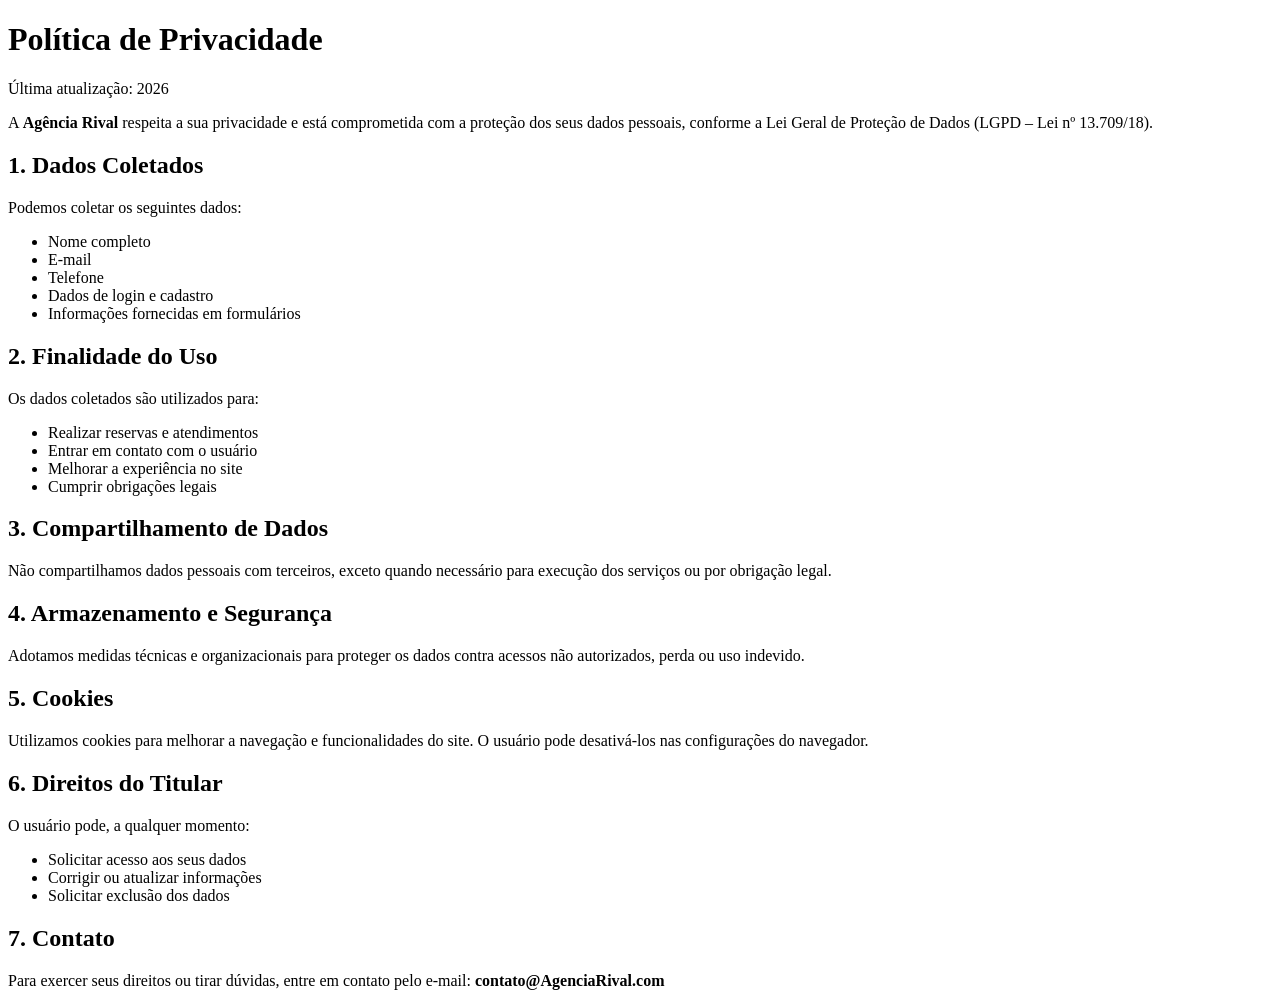
<file: politica de privacidade.html>
<!DOCTYPE html>
<html lang="pt-BR">
<head>
  <meta charset="UTF-8">
  <title>Política de Privacidade | Agência Rival</title>
  <meta name="viewport" content="width=device-width, initial-scale=1.0">
</head>
<body>

<h1>Política de Privacidade</h1>
<p>Última atualização: 2026</p>

<p>
A <strong>Agência Rival</strong> respeita a sua privacidade e está comprometida
com a proteção dos seus dados pessoais, conforme a Lei Geral de Proteção de Dados (LGPD – Lei nº 13.709/18).
</p>

<h2>1. Dados Coletados</h2>
<p>Podemos coletar os seguintes dados:</p>
<ul>
  <li>Nome completo</li>
  <li>E-mail</li>
  <li>Telefone</li>
  <li>Dados de login e cadastro</li>
  <li>Informações fornecidas em formulários</li>
</ul>

<h2>2. Finalidade do Uso</h2>
<p>Os dados coletados são utilizados para:</p>
<ul>
  <li>Realizar reservas e atendimentos</li>
  <li>Entrar em contato com o usuário</li>
  <li>Melhorar a experiência no site</li>
  <li>Cumprir obrigações legais</li>
</ul>

<h2>3. Compartilhamento de Dados</h2>
<p>
Não compartilhamos dados pessoais com terceiros, exceto quando necessário para
execução dos serviços ou por obrigação legal.
</p>

<h2>4. Armazenamento e Segurança</h2>
<p>
Adotamos medidas técnicas e organizacionais para proteger os dados contra acessos
não autorizados, perda ou uso indevido.
</p>

<h2>5. Cookies</h2>
<p>
Utilizamos cookies para melhorar a navegação e funcionalidades do site.
O usuário pode desativá-los nas configurações do navegador.
</p>

<h2>6. Direitos do Titular</h2>
<p>
O usuário pode, a qualquer momento:
</p>
<ul>
  <li>Solicitar acesso aos seus dados</li>
  <li>Corrigir ou atualizar informações</li>
  <li>Solicitar exclusão dos dados</li>
</ul>

<h2>7. Contato</h2>
<p>
Para exercer seus direitos ou tirar dúvidas, entre em contato pelo e-mail:
<strong>contato@AgenciaRival.com</strong>
</p>

</body>
</html>
</file>
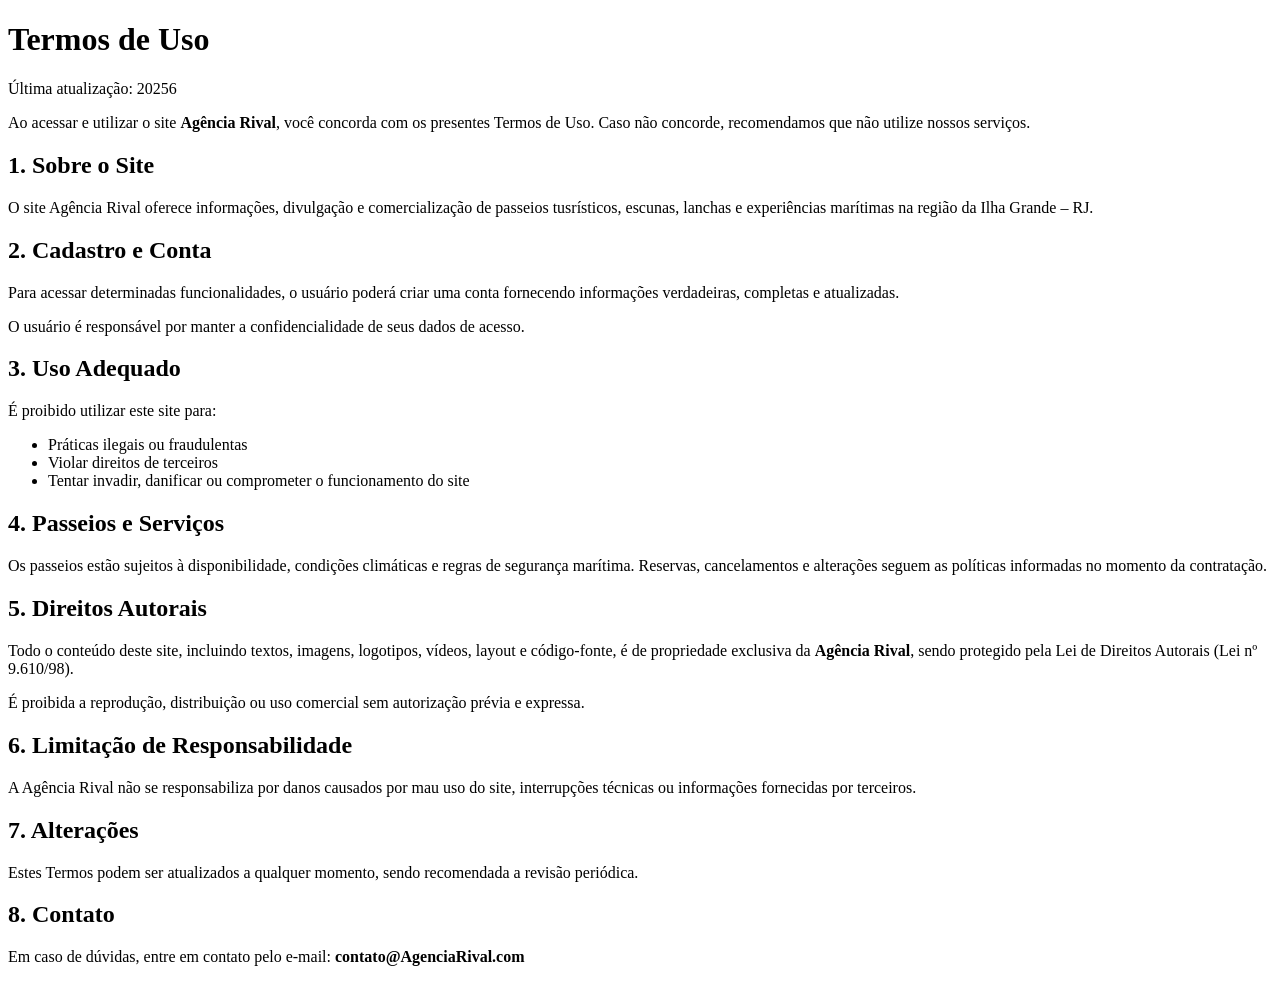
<file: termos de uso.html>
<!DOCTYPE html>
<html lang="pt-BR">
<head>
  <meta charset="UTF-8">
  <title>Termos de Uso | Agência Rival</title>
  <meta name="viewport" content="width=device-width, initial-scale=1.0">
</head>
<body>

<h1>Termos de Uso</h1>
<p>Última atualização: 20256</p>

<p>
Ao acessar e utilizar o site <strong>Agência Rival</strong>, você concorda com os
presentes Termos de Uso. Caso não concorde, recomendamos que não utilize nossos serviços.
</p>

<h2>1. Sobre o Site</h2>
<p>
O site Agência Rival oferece informações, divulgação e comercialização de
passeios tusrísticos, escunas, lanchas e experiências marítimas na região da Ilha Grande – RJ.
</p>

<h2>2. Cadastro e Conta</h2>
<p>
Para acessar determinadas funcionalidades, o usuário poderá criar uma conta fornecendo
informações verdadeiras, completas e atualizadas.
</p>
<p>
O usuário é responsável por manter a confidencialidade de seus dados de acesso.
</p>

<h2>3. Uso Adequado</h2>
<p>
É proibido utilizar este site para:
</p>
<ul>
  <li>Práticas ilegais ou fraudulentas</li>
  <li>Violar direitos de terceiros</li>
  <li>Tentar invadir, danificar ou comprometer o funcionamento do site</li>
</ul>

<h2>4. Passeios e Serviços</h2>
<p>
Os passeios estão sujeitos à disponibilidade, condições climáticas e regras de segurança
marítima. Reservas, cancelamentos e alterações seguem as políticas informadas no momento
da contratação.
</p>

<h2>5. Direitos Autorais</h2>
<p>
Todo o conteúdo deste site, incluindo textos, imagens, logotipos, vídeos, layout e código-fonte,
é de propriedade exclusiva da <strong>Agência Rival</strong>, sendo protegido pela
Lei de Direitos Autorais (Lei nº 9.610/98).
</p>
<p>
É proibida a reprodução, distribuição ou uso comercial sem autorização prévia e expressa.
</p>

<h2>6. Limitação de Responsabilidade</h2>
<p>
A Agência Rival não se responsabiliza por danos causados por mau uso do site,
interrupções técnicas ou informações fornecidas por terceiros.
</p>

<h2>7. Alterações</h2>
<p>
Estes Termos podem ser atualizados a qualquer momento, sendo recomendada a revisão periódica.
</p>

<h2>8. Contato</h2>
<p>
Em caso de dúvidas, entre em contato pelo e-mail:
<strong>contato@AgenciaRival.com</strong>
</p>

</body>
</html>
</file>
<file: css/main.css>
@import url("https://fonts.googleapis.com/css2?family=Inter:wght@400;600;700&display=swap");
@import url("https://fonts.googleapis.com/css2?family=Inter:wght@400;600;700&display=swap");
*,
*::before,
*::after {
  box-sizing: border-box;
}

html, body {
  max-width: 100%;
  overflow-x: hidden;
  margin: 0;
  overflow-y: auto;
}

body {
  font-family: "Inter", sans-serif;
  line-height: 1.6;
}

h1, h2, h3, h4, h5, h6 {
  font-weight: 700;
}

a {
  color: inherit;
  text-decoration: none;
}

img {
  max-width: 100%;
  display: block;
}

body {
  font-family: "Inter", sans-serif;
  background-color: hsl(210, 38%, 96%);
  color: hsl(210, 25%, 10%);
  background-image: radial-gradient(circle at 50% 0%, hsla(210, 100%, 40%, 0.05) 0%, transparent 50%);
}

.container {
  max-width: 1280px;
  margin: 0 auto;
  padding: 0 spacing(md);
}

.btn {
  display: flex;
  flex-direction: row;
  justify-content: center;
  align-items: center;
  gap: 0.5rem;
  font-weight: 500;
  border-radius: 9999px;
  transition: all 0.3s cubic-bezier(0.4, 0, 0.2, 1);
  cursor: pointer;
  border: 1px solid transparent;
  white-space: nowrap;
  font-size: 1rem;
  padding: 0.75rem 1.5rem;
  text-decoration: none;
}
.btn-primary {
  background-color: hsl(207, 90%, 45%);
  color: hsl(0, 0%, 100%);
  box-shadow: 0 4px 15px -5px hsl(207, 90%, 45%);
  border-color: transparent;
}
.btn-primary:hover {
  background-color: hsl(207, 90%, 30%);
}
.btn-secondary {
  background: linear-gradient(to right, hsl(184, 100%, 85%), hsl(174, 100%, 75%));
  color: hsl(210, 30%, 8%);
  box-shadow: shadow(float);
  border: 1px solid hsla(174, 100%, 75%, 0.2);
  padding: 0.75rem 1.5rem;
  font-weight: 500;
  border-radius: 9999px;
  transition: all 0.3s cubic-bezier(0.4, 0, 0.2, 1);
}
.btn-secondary:hover {
  transform: scale(1.05);
  box-shadow: shadow(wave);
}
.btn-outline {
  background-color: transparent;
  color: hsl(210, 25%, 10%);
  border-color: hsl(210, 30%, 88%);
}
.btn-outline:hover {
  background-color: hsl(207, 90%, 45%);
  color: hsl(0, 0%, 100%);
  border-color: hsl(207, 90%, 45%);
}
.btn-hero {
  background: linear-gradient(135deg, hsl(207, 90%, 30%), hsl(207, 80%, 65%));
  color: hsl(0, 0%, 100%);
  padding: 1rem 2rem;
  font-size: 1.125rem;
  font-weight: 600;
  box-shadow: shadow(wave);
  border-radius: 9999px;
  transition: transform 0.3s ease, box-shadow 0.3s ease;
}
.btn-hero:hover {
  transform: scale(1.05);
  box-shadow: 0 20px 60px -10px hsla(210, 100%, 25%, 0.5);
}
.btn-outline-hero {
  background: hsla(0, 0%, 100%, 0.1);
  border: 1px solid hsla(0, 0%, 100%, 0.3);
  color: hsl(0, 0%, 100%);
  padding: 1rem 2rem;
  font-size: 1.125rem;
  font-weight: 500;
  backdrop-filter: blur(8px);
  border-radius: 9999px;
}

.mobile-btn-outline,
.mobile-btn-primary {
  display: inline-block;
  padding: 0.6rem 1.5rem;
  font-size: 1rem;
  font-weight: 500;
  text-align: center;
  text-decoration: none;
  transition: all 0.3s ease;
  border-radius: 0.75rem;
}

.mobile-btn-outline {
  color: hsl(207, 90%, 45%);
  background-color: transparent;
  border: 2px solid hsl(207, 90%, 45%);
}
.mobile-btn-outline:hover {
  background-color: hsl(207, 90%, 45%);
  color: #fff;
}

.mobile-btn-primary {
  color: #fff;
  background-color: hsl(207, 90%, 45%);
  border: 2px solid hsl(207, 90%, 45%);
}
.mobile-btn-primary:hover {
  background-color: #fff;
  color: hsl(207, 90%, 45%);
  border-color: hsl(207, 90%, 45%);
}

.service-card {
  border-radius: 1rem;
  overflow: hidden;
  background-color: hsla(0, 0%, 100%, 0.8);
  backdrop-filter: blur(8px);
  border: 1px solid hsla(210, 30%, 90%, 0.5);
  box-shadow: shadow(float);
  transition: transform 0.5s, box-shadow 0.5s;
  display: flex;
  flex-direction: column;
  min-width: 0;
  box-sizing: border-box;
}
.service-card:hover {
  transform: scale(1.02);
  box-shadow: shadow(wave);
}
.service-card:hover .service-image {
  transform: scale(1.1);
}
.service-card .btn-secondary {
  width: 100%;
  max-width: 100%;
}

.service-image {
  width: 100%;
  height: 100%;
  -o-object-fit: cover;
     object-fit: cover;
  transition: transform 0.7s;
}

.service-image-container {
  position: relative;
  height: auto;
  aspect-ratio: 16/9;
  overflow: hidden;
}
.service-image-container::before {
  content: "";
  position: absolute;
  inset: 0;
  background: linear-gradient(to top, hsla(0, 0%, 0%, 0.5) 0%, transparent 100%);
}

.service-icon-overlay {
  position: absolute;
  top: 1rem;
  left: 1rem;
  background: hsla(0, 0%, 100%, 0.1);
  backdrop-filter: blur(8px);
  border-radius: 9999px;
  border: 1px solid hsla(0, 0%, 100%, 0.2);
  display: flex;
  flex-direction: row;
  justify-content: center;
  align-items: center;
  gap: 0;
  width: 2.5rem;
  height: 2.5rem;
}

.service-rating-overlay {
  position: absolute;
  top: 1rem;
  right: 1rem;
  display: flex;
  flex-direction: row;
  justify-content: center;
  align-items: center;
  gap: 0.25rem;
  background: hsla(0, 0%, 100%, 0.1);
  backdrop-filter: blur(8px);
  border-radius: 9999px;
  padding: 0.25rem 0.75rem;
  border: 1px solid hsla(0, 0%, 100%, 0.2);
  color: white;
  font-size: 0.875rem;
  font-weight: 500;
}

.service-content {
  padding: 1.5rem;
}

.service-title-container {
  display: flex;
  flex-direction: row;
  justify-content: space-between;
  align-items: center;
  gap: 0;
  margin-bottom: 0.5rem;
}

.service-title {
  font-size: 1.5rem;
  font-weight: 700;
}

.service-price {
  font-size: 1.125rem;
  font-weight: 600;
  color: hsl(207, 90%, 45%);
}

.service-description {
  font-size: 1rem;
  color: hsl(210, 10%, 45%);
  margin-bottom: 1rem;
}

.service-info-grid {
  display: grid;
  grid-template-columns: repeat(2, 1fr);
  gap: 0.5rem;
  font-size: 0.875rem;
  margin-bottom: 1rem;
}

.info-item {
  display: flex;
  flex-direction: row;
  justify-content: center;
  align-items: center;
  gap: 0.25rem;
}

.service-highlights {
  margin-bottom: 1rem;
}
.service-highlights h4 {
  font-weight: 500;
  margin-bottom: 0.5rem;
}

.highlight-badges {
  display: flex;
  flex-direction: row;
  justify-content: flex-start;
  align-items: center;
  gap: 0.25rem;
  flex-wrap: wrap;
}
.highlight-badges span {
  background: hsla(174, 100%, 75%, 0.2);
  color: hsl(210, 25%, 10%);
  border-radius: 9999px;
  padding: 0.25rem 0.75rem;
  font-size: 0.875rem;
  border: 1px solid hsla(174, 100%, 75%, 0.3);
}

.more-tours-cta {
  text-align: center;
  padding: 2rem;
}

.feature-item {
  display: flex;
  flex-direction: row;
  justify-content: center;
  align-items: center;
  gap: 0.5rem;
  padding: 1rem;
  border-radius: 0.75rem;
  background: hsla(0, 0%, 100%, 0.041);
  backdrop-filter: blur(9px);
  border: 1px solid hsla(0, 0%, 100%, 0.2);
}
.feature-item svg {
  height: 1.5rem;
  width: 1.5rem;
  color: hsl(174, 70%, 55%);
}

.form-card {
  background: #ffffff;
  border-radius: 12px;
  box-shadow: 0 8px 24px rgba(17, 24, 39, 0.06);
  padding: 2rem;
  max-width: 540px;
  margin: 2.25rem auto;
}
.form-card h2 {
  margin: 0 0 1rem 0;
  font-size: 1.25rem;
}
.form-card .btn.btn-primary {
  padding: 0.9rem 1.25rem;
  border-radius: 10px;
}

.auth-form .form-row {
  margin-bottom: 1rem;
  display: flex;
  flex-direction: column;
}
.auth-form label {
  font-weight: 600;
  margin-bottom: 0.5rem;
  color: #24303a;
  font-size: 0.95rem;
}
.auth-form input[type=text],
.auth-form input[type=email],
.auth-form input[type=password],
.auth-form input[type=tel],
.auth-form select,
.auth-form textarea {
  padding: 0.75rem 1rem;
  border: 1px solid #e6eef6;
  border-radius: 10px;
  font-size: 1rem;
  background: #fff;
  transition: border-color 0.15s ease, box-shadow 0.15s ease;
  width: 100%;
  box-sizing: border-box;
}
.auth-form input:focus {
  outline: none;
  border-color: #2b9bd7;
  box-shadow: 0 6px 18px rgba(43, 155, 215, 0.08);
}
.auth-form .form-row--inline {
  display: flex;
  align-items: center;
  gap: 1rem;
}
.auth-form .form-row--inline .checkbox {
  display: flex;
  align-items: center;
  gap: 0.5rem;
  font-size: 0.95rem;
}
.auth-form .muted {
  color: #7a8a94;
  font-size: 0.95rem;
}

.toast-container {
  position: fixed;
  right: 1rem;
  bottom: 1rem;
  top: auto;
  display: flex;
  flex-direction: column;
  gap: 0.5rem;
  z-index: 9999;
}

.toast {
  min-width: 220px;
  max-width: 360px;
  padding: 0.75rem 1rem;
  border-radius: 8px;
  color: #fff;
  box-shadow: 0 6px 18px rgba(0, 0, 0, 0.08);
  font-weight: 600;
}

.toast--success {
  background: linear-gradient(90deg, #2bb673, #1fa65a);
}

.toast--error {
  background: linear-gradient(90deg, #ff6b6b, #ff4c4c);
}

.toast--info {
  background: linear-gradient(90deg, #2b9bd7, #1b7fb6);
}

@media (max-width: 640px) {
  .form-card {
    padding: 1.25rem;
    margin: 1.25rem 1rem;
  }
}
.social-links a svg,
.service-icon-overlay svg {
  height: 1.25rem;
  width: 1.25rem;
}

.service-icon-overlay svg {
  /* color left to component using it */
}

.service-rating-overlay svg {
  height: 1rem;
  width: 1rem;
  color: hsl(48, 100%, 65%);
}

.logo-icon svg {
  color: hsl(0, 0%, 100%);
  height: 1.5rem;
  width: 1.5rem;
}

.feature-item svg {
  height: 1.5rem;
  width: 1.5rem;
  color: hsl(174, 70%, 55%);
}

.service-icon-overlay svg {
  height: 1.5rem;
  width: 1.5rem;
  color: white;
}

.service-rating-overlay svg {
  height: 1rem;
  width: 1rem;
  color: hsl(48, 100%, 65%);
}

.navbar {
  position: fixed;
  top: 0;
  width: 100%;
  z-index: 50;
  background: hsla(210, 40%, 98%, 0.8);
  backdrop-filter: blur(10px);
  border-bottom: 1px solid hsla(210, 30%, 90%, 0.5);
}
.navbar .container {
  display: flex;
  flex-direction: row;
  justify-content: space-between;
  align-items: center;
  gap: 0;
}
.navbar .nav-links {
  display: none;
  align-items: center;
  gap: 1.5rem;
}
.navbar .nav-links .btn {
  margin-left: 1rem;
}
.navbar .nav-item {
  font-size: 0.875rem;
  font-weight: 500;
  color: hsl(210, 10%, 45%);
  transition: color 0.2s;
}
.navbar .nav-item:hover, .navbar .nav-item.active {
  color: hsl(207, 90%, 45%);
}
.navbar .menu-toggle {
  display: block;
  background: none;
  border: none;
  cursor: pointer;
}
.navbar .menu-toggle svg {
  height: 1.5rem;
  width: 1.5rem;
}
.navbar .mobile-menu {
  display: none;
  flex-direction: column;
  padding: 1rem;
  background: hsla(210, 40%, 98%, 0.95);
  backdrop-filter: blur(10px);
  border-top: 1px solid hsla(210, 30%, 90%, 0.5);
}
.navbar .mobile-menu .mobile-nav-item {
  display: block;
  padding: 0.5rem 1rem;
  font-weight: 500;
  border-radius: 0.375rem;
  color: hsl(210, 10%, 45%);
  transition: all 0.3s cubic-bezier(0.4, 0, 0.2, 1);
}
.navbar .mobile-menu .mobile-nav-item:hover, .navbar .mobile-menu .mobile-nav-item.active {
  background-color: hsla(210, 100%, 40%, 0.1);
  color: hsl(207, 90%, 45%);
}
.navbar .mobile-menu .mobile-btn-outline { /* styles moved to buttons */ }
.navbar .mobile-menu .mobile-btn-primary { /* moved to buttons */ }
.navbar .logo {
  display: flex;
  align-items: center;
  gap: 0.5rem;
  text-decoration: none;
}
.navbar .logo .logo-icon {
  padding: 0.5rem;
  background: linear-gradient(135deg, hsl(207, 90%, 30%), hsl(207, 80%, 65%));
  border-radius: 9999px;
  transition: transform 0.3s ease;
}
.navbar .logo .logo-icon:hover {
  transform: scale(1.1);
}
.navbar .logo .logo-icon svg {
  color: hsl(0, 0%, 100%);
  height: 1.5rem;
  width: 1.5rem;
}
.navbar .logo .logo-text {
  font-size: 1.25rem;
  font-weight: 700;
  background: hsl(210, 38%, 96%);
  -webkit-background-clip: text;
  -webkit-text-fill-color: transparent;
}

@media (min-width: breakpoint(md)) {
  .nav-links {
    display: flex;
  }
  .menu-toggle {
    display: none;
  }
}
.footer {
  background: linear-gradient(to top, hsl(207, 90%, 30%), hsl(207, 90%, 45%));
  color: hsl(0, 0%, 100%);
  padding: 4rem 0 2rem;
}
.footer .container {
  max-width: 1280px;
  margin: 0 auto;
  padding: 0 1rem;
}
.footer .footer-box {
  display: flex;
  flex-direction: row;
  justify-content: space-between;
  align-items: center;
  gap: 1.5rem;
  padding-bottom: 4rem;
  border-bottom: 1px solid hsla(0, 0%, 100%, 0.1);
}
.footer .footer-grid {
  display: grid;
  grid-template-columns: repeat(1, 1fr);
  gap: 1.5rem;
  padding-bottom: 4rem;
  border-bottom: 1px solid hsla(0, 0%, 100%, 0.1);
}
.footer .footer-brand {
  max-width: 25rem;
}
.footer .footer-brand .logo {
  margin-bottom: 1.5rem;
}
.footer .footer-brand p {
  color: hsla(0, 0%, 100%, 0.8);
  margin-bottom: 1.5rem;
}
.footer .social-links {
  display: flex;
  gap: 1rem;
}
.footer .social-links a {
  display: flex;
  flex-direction: row;
  justify-content: center;
  align-items: center;
  gap: 0;
  padding: 0.5rem;
  background: hsla(0, 0%, 100%, 0.1);
  border-radius: 9999px;
  transition: all 0.3s cubic-bezier(0.4, 0, 0.2, 1);
}
.footer .social-links a:hover {
  background: hsla(0, 0%, 100%, 0.2);
}
.footer .social-links a svg {
  height: 1.25rem;
  width: 1.25rem;
}
.footer .footer-links h3, .footer .footer-contact h3, .footer .footer-newsletter h3 {
  font-size: 1.25rem;
  font-weight: 600;
  margin-bottom: 1.5rem;
}
.footer .footer-links nav {
  display: flex;
  flex-direction: column;
  gap: 0.5rem;
}
.footer .footer-links nav a {
  color: hsla(0, 0%, 100%, 0.8);
  transition: color 0.2s, transform 0.2s;
  text-decoration: none;
}
.footer .footer-links nav a:hover {
  color: white;
  transform: translateX(4px);
}
.footer .footer-contact > div {
  display: flex;
  flex-direction: row;
  justify-content: flex-start;
  align-items: center;
  gap: 0.5rem;
  margin-bottom: 1rem;
  color: hsla(0, 0%, 100%, 0.8);
}
.footer .footer-contact > div svg {
  height: 1.25rem;
  width: 1.25rem;
  color: hsl(174, 70%, 55%);
}
.footer .footer-newsletter p {
  color: hsla(0, 0%, 100%, 0.8);
  margin-bottom: 1rem;
}
.footer .footer-newsletter .newsletter-form {
  display: flex;
  flex-direction: column;
  justify-content: flex-start;
  align-items: flex-start;
  gap: 0.5rem;
}
.footer .footer-newsletter .newsletter-form input {
  background: hsla(0, 0%, 100%, 0.1);
  border: 1px solid hsla(0, 0%, 100%, 0.2);
  color: hsl(0, 0%, 100%);
  padding: 0.5rem 1rem;
  border-radius: 0.5rem;
  font-size: 1rem;
  outline: none;
  transition: border-color 0.2s;
}
.footer .footer-newsletter .newsletter-form input::-moz-placeholder {
  color: hsla(0, 0%, 100%, 0.6);
}
.footer .footer-newsletter .newsletter-form input::placeholder {
  color: hsla(0, 0%, 100%, 0.6);
}
.footer .footer-newsletter .newsletter-form input:focus {
  border-color: hsl(174, 70%, 55%);
}
.footer .footer-newsletter .newsletter-form .btn {
  width: 100%;
}
.footer .footer-bottom {
  display: flex;
  flex-direction: column;
  justify-content: space-between;
  align-items: center;
  gap: 0.5rem;
  padding-top: 2rem;
}
.footer .footer-bottom p {
  font-size: 0.875rem;
  color: hsla(0, 0%, 100%, 0.8);
}
.footer .footer-bottom .footer-legal-links {
  display: flex;
  gap: 1.5rem;
  font-size: 0.875rem;
}

@media (min-width: breakpoint(md)) {
  .footer-box {
    flex-direction: column;
    align-items: flex-start;
    gap: 1.5rem;
  }
}
.grid {
  display: grid;
  gap: 1.5rem;
}

.nav-item {
  font-size: 0.875rem;
  font-weight: 500;
  color: hsl(210, 10%, 45%);
  transition: color 0.2s;
}
.nav-item:hover, .nav-item.active {
  color: hsl(207, 90%, 45%);
}

.mobile-nav-item {
  display: block;
  padding: 0.5rem 1rem;
  font-weight: 500;
  border-radius: 0.375rem;
  color: hsl(210, 10%, 45%);
  transition: all 0.3s cubic-bezier(0.4, 0, 0.2, 1);
}
.mobile-nav-item:hover, .mobile-nav-item.active {
  background-color: hsla(210, 100%, 40%, 0.1);
  color: hsl(207, 90%, 45%);
}

.hero-section {
  position: relative;
  min-height: 100vh;
  display: flex;
  flex-direction: column;
  justify-content: center;
  align-items: center;
  gap: 0;
  overflow: hidden;
  text-align: center;
  color: white;
}
.hero-section .hero-background {
  position: absolute;
  top: 0;
  left: 0;
  width: 100%;
  height: 100%;
  background: url("../assets/imagens/hero-lagos.jpg") no-repeat center center/cover;
  z-index: 0;
}
.hero-section .hero-background::before {
  content: "";
  position: absolute;
  inset: 0;
  background: linear-gradient(to bottom, hsla(210, 100%, 25%, 0.4) 0%, transparent 50%, hsla(210, 100%, 40%, 0.6) 100%);
}
.hero-section .hero-content {
  position: relative;
  z-index: 10;
  max-width: 96rem;
  margin: 5rem 0;
  padding: 0 1rem;
}
.hero-section .hero-content .hero-badge {
  display: flex;
  flex-direction: row;
  justify-content: center;
  align-items: center;
  gap: 0.5rem;
  padding: 0.5rem 1rem;
  border-radius: 9999px;
  background: hsla(0, 0%, 100%, 0.1);
  backdrop-filter: blur(8px);
  border: 1px solid hsla(0, 0%, 100%, 0.2);
  margin-bottom: 2rem;
  font-size: 0.875rem;
  font-weight: 500;
  transition: all 0.3s cubic-bezier(0.4, 0, 0.2, 1);
}
.hero-section .hero-content .hero-badge:hover {
  background: hsla(0, 0%, 100%, 0.2);
}
.hero-section .hero-content .hero-badge svg {
  height: 1rem;
  width: 1rem;
  color: hsl(174, 70%, 55%);
}
.hero-section .hero-content .hero-heading {
  font-size: 3rem;
  font-weight: 700;
  line-height: 1.2;
  margin-bottom: 1.5rem;
}
.hero-section .hero-content .hero-heading .gradient-text {
  display: block;
}
.hero-section .hero-content .hero-subtitle {
  font-size: 1.25rem;
  margin-bottom: 2rem;
  max-width: 60rem;
  margin-left: auto;
  margin-right: auto;
}
.hero-section .hero-content .hero-features {
  display: grid;
  grid-template-columns: repeat(1, 1fr);
  gap: 1.5rem;
  max-width: 60rem;
  margin-left: auto;
  margin-right: auto;
}
@media (min-width: breakpoint(lg)) {
  .hero-section .hero-content .hero-features {
    grid-template-columns: repeat(3, 1fr);
  }
}
.hero-section .hero-content .hero-buttons {
  display: flex;
  flex-direction: row;
  justify-content: center;
  align-items: center;
  gap: 1rem;
  flex-wrap: wrap;
  margin-bottom: 3rem;
}
.hero-section .scroll-indicator {
  position: absolute;
  bottom: 2rem;
  left: 50%;
  transform: translateX(-50%);
  animation: bounce 2s infinite;
}
.hero-section .scroll-indicator .scroll-box {
  width: 1.5rem;
  height: 2.5rem;
  border: 2px solid hsla(0, 0%, 100%, 0.5);
  border-radius: 9999px;
  display: flex;
  flex-direction: row;
  justify-content: center;
  align-items: center;
  gap: 0;
}
.hero-section .scroll-indicator .scroll-box .scroll-line {
  width: 0.25rem;
  height: 0.75rem;
  background-color: hsla(0, 0%, 100%, 0.2);
  border-radius: 9999px;
  margin-top: 0.5rem;
  animation: pulse 2s infinite;
}

@keyframes bounce {
  0%, 100% {
    transform: translateY(0) translateX(-50%);
  }
  50% {
    transform: translateY(-10px) translateX(-50%);
  }
}
@keyframes pulse {
  0%, 100% {
    opacity: 0.7;
  }
  50% {
    opacity: 1;
  }
}
.services-section {
  background: linear-gradient(to bottom, hsl(210, 38%, 96%), hsla(184, 100%, 85%, 0.2));
}
.services-section .services-header {
  text-align: center;
  margin-bottom: 4rem;
}
.services-section .services-header .services-title {
  font-size: 2.5rem;
  background: linear-gradient(135deg, hsl(207, 90%, 30%), hsl(207, 80%, 65%));
  -webkit-background-clip: text;
  -webkit-text-fill-color: transparent;
  margin-bottom: 1rem;
}
.services-section .services-header .services-subtitle {
  font-size: 1.25rem;
  color: hsl(210, 10%, 45%);
  max-width: 60rem;
  margin: 0 auto;
}
.services-section .services-grid {
  display: grid;
  grid-template-columns: repeat(2, 1fr);
  gap: 1.5rem;
  margin-bottom: 4rem;
}
@media (min-width: breakpoint(md)) {
  .services-section .services-grid {
    grid-template-columns: 1fr;
  }
  .services-section .service-info-grid {
    grid-template-columns: 1fr;
  }
}
@media (min-width: breakpoint(lg)) {
  .services-section .services-title {
    font-size: 3rem;
  }
}

.about-page .services-section .services-grid {
  display: flex;
  justify-content: center;
  gap: 1.5rem;
  flex-wrap: wrap;
}
.about-page .services-section .service-card {
  max-width: 360px;
  flex: 1 1 300px;
}

.services-section {
  background: linear-gradient(to bottom, hsl(210, 38%, 96%), hsla(184, 100%, 85%, 0.2));
}

.services-header {
  text-align: center;
  margin-bottom: 4rem;
}
.services-header .services-title {
  font-size: 2.5rem;
  font-weight: 700;
  background: linear-gradient(135deg, hsl(207, 90%, 30%), hsl(207, 80%, 65%));
  -webkit-background-clip: text;
  -webkit-text-fill-color: transparent;
  margin-bottom: 1rem;
}
.services-header .services-subtitle {
  font-size: 1.25rem;
  color: hsl(210, 10%, 45%);
  max-width: 60rem;
  margin-left: auto;
  margin-right: auto;
}

.services-grid {
  display: grid;
  grid-template-columns: repeat(2, 1fr);
  gap: 1.5rem;
  margin-bottom: 4rem;
}

/* small screen adjustments (already handled elsewhere via respond-to) */
@media (min-width: breakpoint(md)) {
  .services-grid {
    grid-template-columns: 1fr;
  }
  .service-info-grid {
    grid-template-columns: 1fr;
  }
  .service-image-container {
    aspect-ratio: 16/9;
    height: auto;
  }
  .service-title {
    font-size: 1.25rem;
  }
}
@media (min-width: breakpoint(lg)) {
  .services-title {
    font-size: 3rem;
  }
}/*# sourceMappingURL=main.css.map */
</file>
